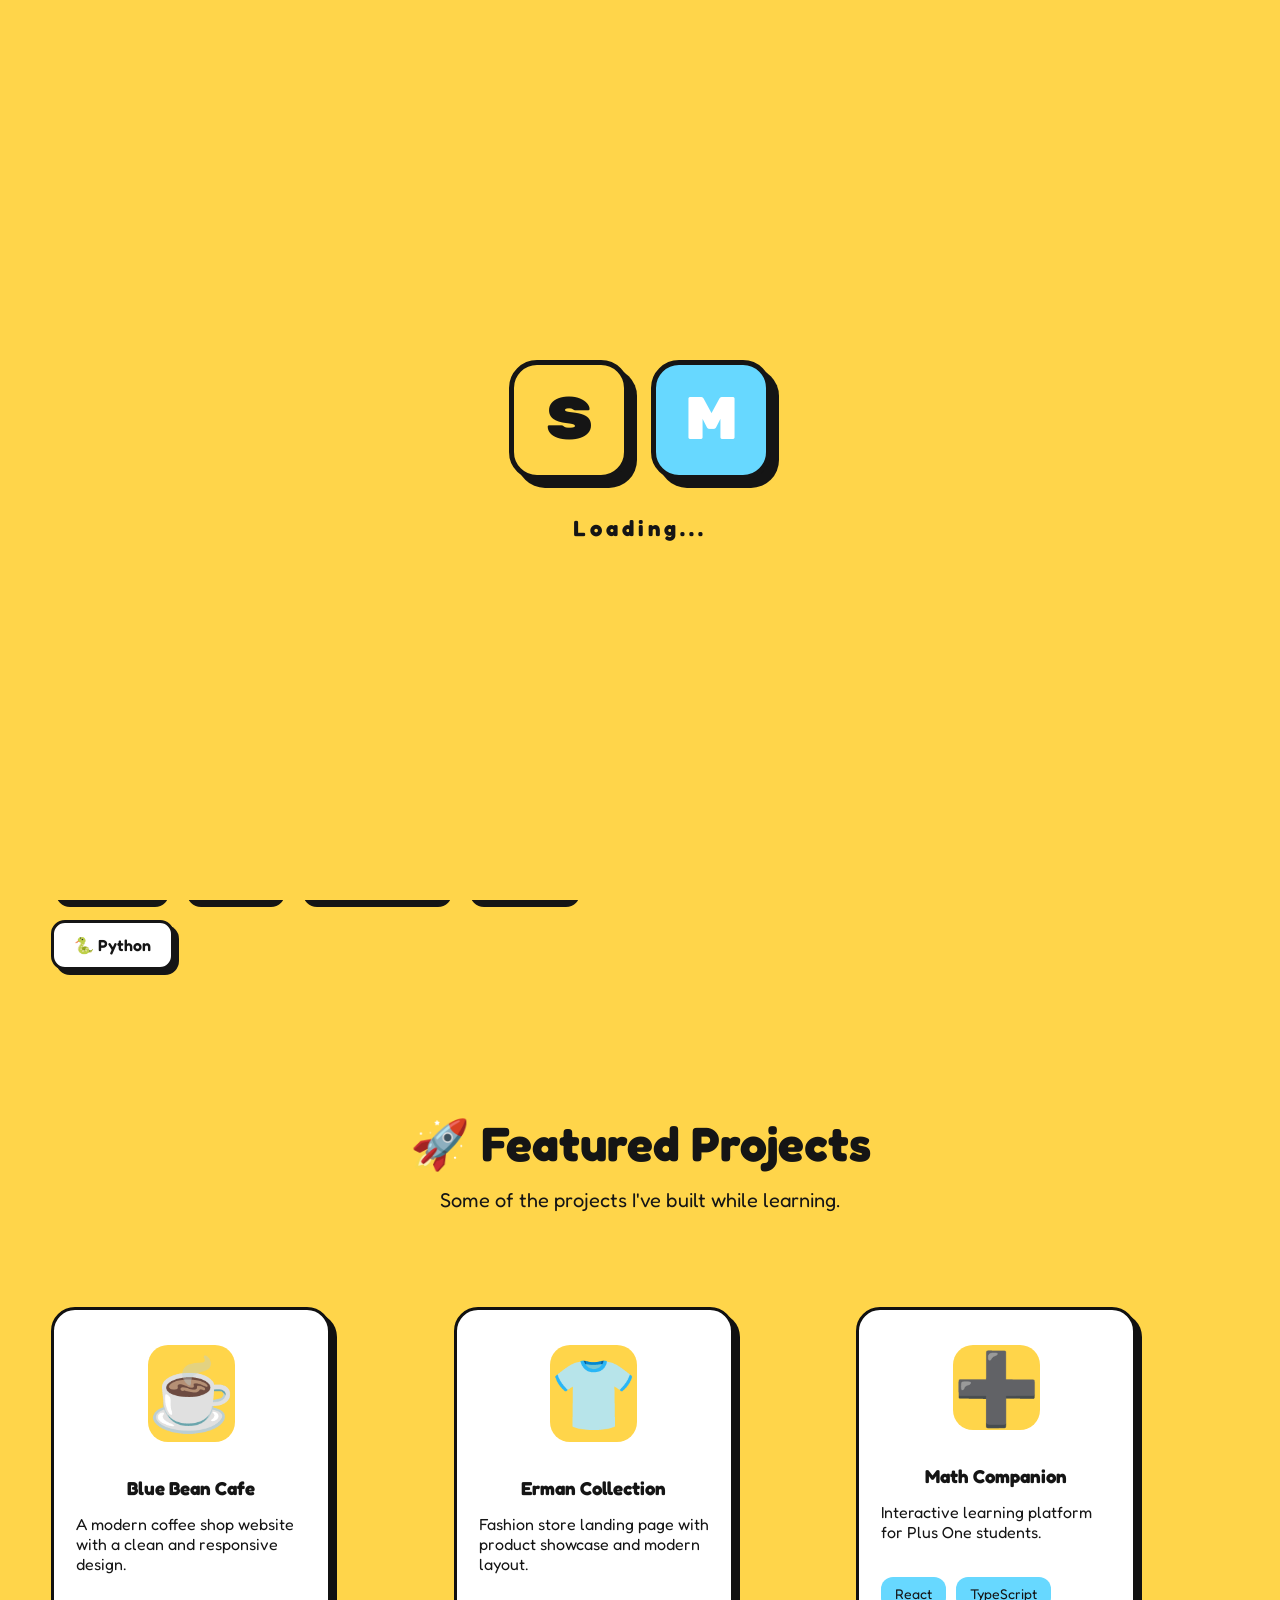
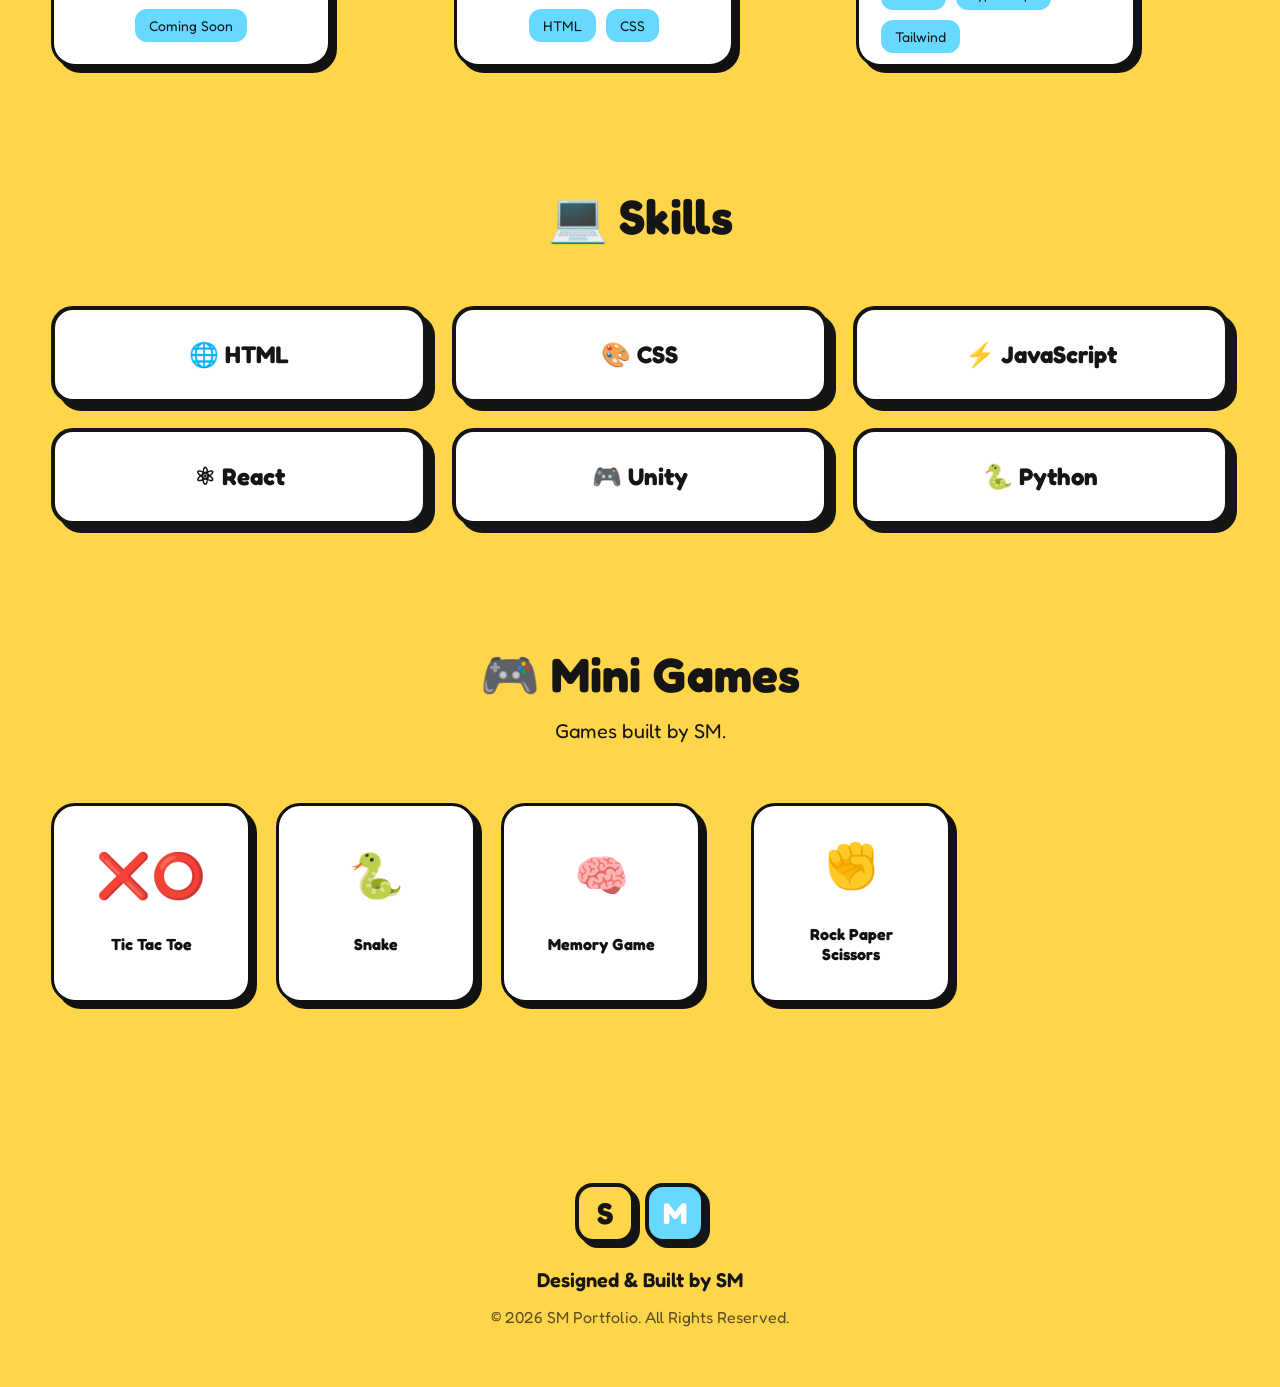
<file: index.html>
<!DOCTYPE html>
<html lang="en">

<head>

    <meta charset="UTF-8">
    <meta name="viewport" content="width=device-width, initial-scale=1.0, maximum-scale=1.0, user-scalable=no">

    <title>SM</title>

    <link rel="icon" type="image/png" sizes="32x32" href="assets/images/logo (1).png">

    <!-- Google Font -->
    <link rel="preconnect" href="https://fonts.googleapis.com">

<link rel="preconnect" href="https://fonts.gstatic.com" crossorigin>

<link href="https://fonts.googleapis.com/css2?family=Rubik+Mono+One&family=Poppins:wght@400;500;600;700&display=swap" rel="stylesheet">

    <!-- CSS -->
    <link rel="stylesheet" href="css/style.css">

</head>

<body>

    <!-- ==========================
     LOADING SCREEN
========================== -->

<div id="loader">

    <div class="loader-logo">

        <div class="loader-box yellow-box">S</div>

        <div class="loader-box blue-box">M</div>

    </div>

    <p class="loading-text">
        Loading...
    </p>

</div>

    <div class="scroll-progress"></div>

    <!-- =========================
         NAVBAR
    ========================== -->

    <header>

        <nav class="navbar reveal">

            <div class="logo">

                <div class="logo-letter yellow-box">
                    S
                </div>

                <div class="logo-letter blue-box">
                    M
                </div>

            </div>

            <!-- Wrap them together at the very top of your header/nav -->
<div class="mobile-top-cluster">
    <div class="nav-search-container">
        <input type="text" id="site-search" placeholder="Search projects, skills..." class="nav-search-input">
    </div>

    <!-- MUSIC PLAYER WIDGET -->
    <div class="music-player-widget">
        <button id="music-toggle-btn" class="music-btn" title="Play Music">🎵 <span id="current-song-name">Fairytale</span></button>
        <button id="next-song-btn" class="music-next-btn" title="Next Song">⏭️</button>
    </div>
</div>

            <ul class="nav-links">
                <!-- Dark Mode Toggle Button -->
                <li><a href="#home">Home</a></li>

                <li><a href="#projects">Projects</a></li>

                <li><a href="#skills">Skills</a></li>

                <li><a href="#games">Games</a></li>

                <label class="switch-container" title="Toggle Dark Mode">
    <input type="checkbox" id="dark-mode-toggle">
    <span class="slider">
        <span class="slider-icon">🌙</span>
    </span>
</label>
            </ul>

        </nav>

    </header>

    <!-- =========================
         HERO
    ========================== -->

    <section id="home" class="hero">

        <!-- LEFT -->

        <div class="hero-left reveal">

            <p class="hello">
                  Hi, I'm
            </p>

            <div class="hero-logo">

    <div class="logo-box logo-s">
        S
    </div>

    <div class="logo-box logo-m">
        M
    </div>

</div>

<p class="brand-tagline">
    Code • Create • Play
</p>

            <h2>
                Creative Web & Game Developer
            </h2>

            <p class="hero-text">

                I build modern websites,
                interactive experiences,
                and beginner game projects
                while learning every day.

            </p>

            <div class="hero-buttons">

                <button class="primary-btn">

                    🚀 Explore Projects

                </button>

            </div>

            <!-- Skill Badges -->

            <div class="skill-badges">

                <div class="badge">
                    🌐 HTML
                </div>

                <div class="badge">
                    🎨 CSS
                </div>

                <div class="badge">
                    ⚡ JavaScript
                </div>

                <div class="badge">
                    🎮 Unity
                </div>

                <div class="badge">
                    🐍 Python
                </div>

            </div>

        </div>

        <!-- RIGHT -->

        <div class="hero-right reveal">

            <!-- PLAYER CARD -->

            <div class="player-card">

                <div class="player-logo">

                    <div class="logo">

                        <div class="logo-letter yellow-box">
                            S
                        </div>

                        <div class="logo-letter blue-box">
                            M
                        </div>

                    </div>

                </div>

                <h2>SM</h2>

                <p>
                    Creative Developer
                </p>

                <div class="xp">

                    <span>LEVEL 01</span>

                    <div class="xp-bar">

                        <div class="xp-fill"></div>

                    </div>

                </div>

            </div>

            <!-- Floating Tech -->

            <div class="floating-card html-card">
                🌐 HTML
            </div>

            <div class="floating-card css-card">
                🎨 CSS
            </div>

            <div class="floating-card js-card">
                ⚡ JavaScript
            </div>

            <div class="floating-card unity-card">
                🎮 Unity
            </div>

            <div class="floating-card blender-card">
                🟠 Blender
            </div>

            <div class="floating-card vscode-card">
                💙 VS Code
            </div>

        </div>

    </section>

        <!-- =========================
         PROJECTS
    ========================== -->

    <section id="projects" class="projects">

        <div class="section-title">

            <h2>🚀 Featured Projects</h2>

            <p>Some of the projects I've built while learning.</p>

        </div>

        <div class="project-grid reveal">

    <div class="project-card reveal">

        <div class="project-image">
            ☕
        </div>

        <h3>Blue Bean Cafe</h3>

        <p>
            A modern coffee shop website with a clean and responsive design.
        </p>

        <div class="tech-list">

            <span>Coming Soon</span>

        </div>

    </div>

    <div class="project-card reveal">

        <div class="project-image">
            <a href="projects/erman-collection/index.html">👕</a>
        </div>

        <h3>Erman Collection</h3>

        <p>
            Fashion store landing page with product showcase and modern layout.
        </p>

        <div class="tech-list">

            <span>HTML</span>
            <span>CSS</span>

        </div>

    </div>

    <div class="project-card reveal">

        <div class="project-image">
            <a href="https://plusone-hub-educatio-5rm9.bolt.host">➕</a>
        </div>

        <h3>Math Companion</h3>

        <p>
            Interactive learning platform for Plus One students.
        </p>

        <div class="tech-list">

            <span>React</span>
            <span>TypeScript</span>
            <span>Tailwind</span>

        </div>

    </div>

</div>

    </section>


    <!-- =========================
         SKILLS
    ========================== -->

    <section id="skills" class="skills">

        <div class="section-title">

            <h2>💻 Skills</h2>

        </div>

        <div class="skills-grid reveal">

            <div class="skill-box">🌐 HTML</div>

            <div class="skill-box">🎨 CSS</div>

            <div class="skill-box">⚡ JavaScript</div>

            <div class="skill-box">⚛ React</div>

            <div class="skill-box">🎮 Unity</div>

            <div class="skill-box">🐍 Python</div>

        </div>

    </section>


    <!-- =========================
         GAMES
    ========================== -->

    <section id="games" class="games">

        <div class="section-title">

            <h2>🎮 Mini Games</h2>

            <p>
                Games built by SM.
            </p>

        </div>

        <div class="games-grid reveal">

            <div class="games-grid reveal">

    <div class="game-card" onclick="openGameModal('Tic Tac Toe', 'games/tic-tac-toe/index.html')">
    <div class="game-icon">❌⭕</div>
    <h3>Tic Tac Toe</h3>
</div>

    <!-- Snake Game Card -->
<div class="game-card" onclick="openGameModal('Snake Game', 'games/Snake-Game/index.html')">
    <div class="game-icon">🐍</div> <!-- Icon added here -->
    <h3>Snake</h3>                   <!-- Text label -->
</div>

    <!-- Memory Game Card -->
<div class="game-card" onclick="openGameModal('Memory Game', 'games/Memory-Game/index.html')">
    <div class="game-icon">🧠</div>
    <h3>Memory Game</h3>
</div>

</div>
            <!-- Rock Paper Scissors Game Card -->
<div class="game-card" onclick="openGameModal('Rock Paper Scissors', 'games/Rock-paper/index.html')">
    <div class="game-icon">✊</div>
    <h3>Rock Paper Scissors</h3>
</div>

        </div>

    </section>


    <!-- =========================
         FOOTER
    ========================== -->

    <footer class="reveal">

        <div class="footer-logo">

            <div class="logo">

                <div class="logo-letter yellow-box">
                    S
                </div>

                <div class="logo-letter blue-box">
                    M
                </div>

            </div>

        </div>

        <p>

            Designed & Built by SM

        </p>

        <small>

            © 2026 SM Portfolio. All Rights Reserved.

        </small>

    </footer>


    <script src="js/ script.js"></script>

    <!-- GAME/APP MODAL CONTAINER -->
<div id="game-modal" class="modal-overlay">
    <div class="modal-content">
        <div class="modal-header">
            <span id="modal-title" class="modal-title">Game Title</span>
            <div class="modal-actions">
                <button id="modal-fullscreen-btn" class="modal-action-btn" title="Go Fullscreen">⛶</button>
                <button id="modal-close-btn" class="modal-action-btn close-btn" title="Close">✕</button>
            </div>
        </div>
        <div class="modal-body">
            <!-- The HTML game/app will load inside this iframe -->
            <iframe id="game-iframe" src="" title="App/Game Preview"></iframe>
        </div>
    </div>
</div>

</body>

</html>
</file>
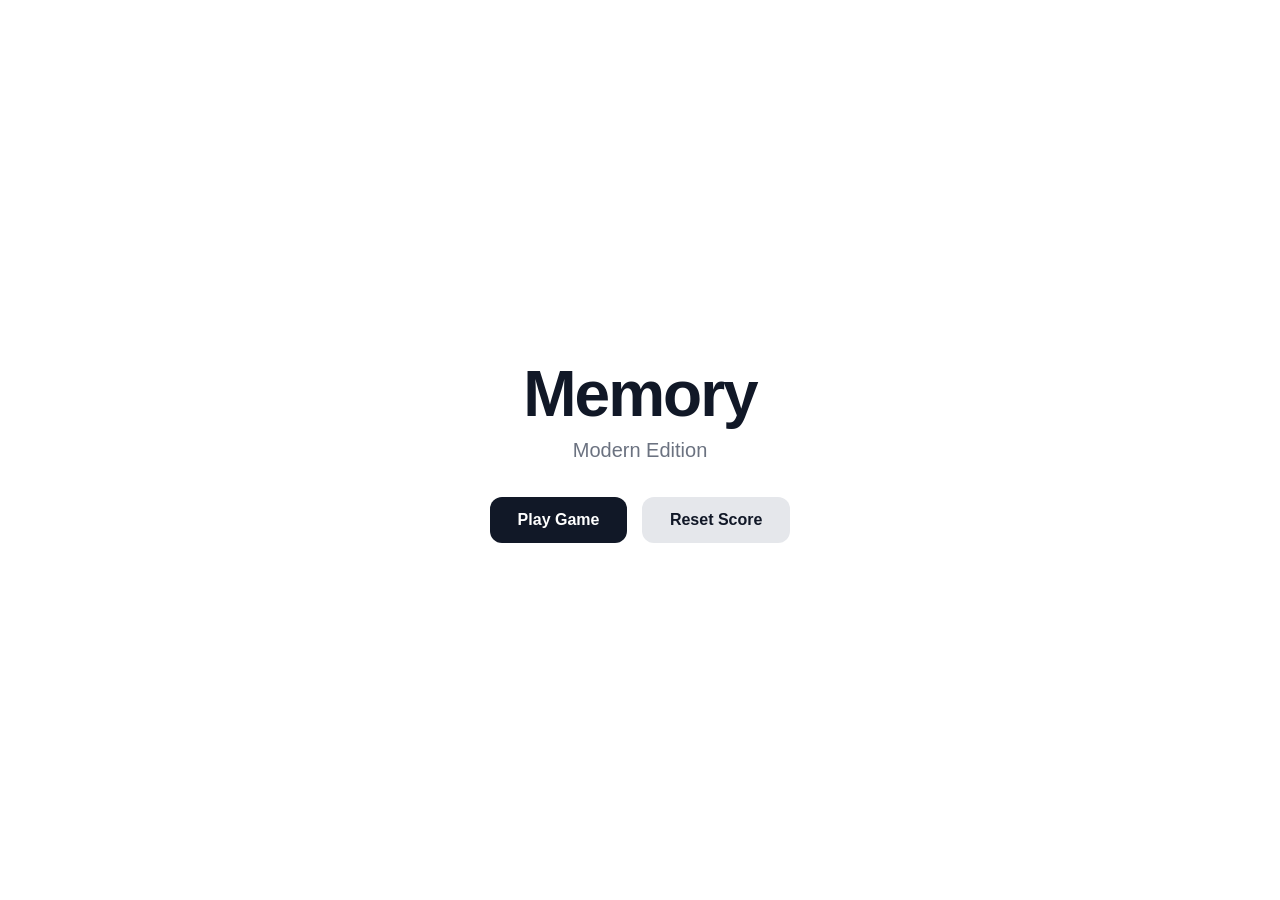
<file: games/Memory-Game/index.html>
<!DOCTYPE html>
<html lang="en">
<head>
    <meta charset="UTF-8">
    <meta name="viewport" content="width=device-width, initial-scale=1.0">

    <title>Memory | Modern Edition</title>

    <link rel="icon" type="image/png" href="assets/memory.png">

    <link rel="stylesheet" href="style.css">
</head>

<body>

    <!-- Start Menu -->
    <section class="start-screen" id="startScreen">

        <div class="start-container">

            <h1>Memory</h1>
            <p>Modern Edition</p>

            <button id="playBtn">
                Play Game
            </button>

            <button id="resetScoreBtn">
                Reset Score
            </button>

        </div>

    </section>


    <!-- Main Game -->
    <main class="game-container" id="gameContainer">

        <!-- Game Header -->
        <header class="game-header">

            <h1>Memory</h1>

            <p>
                Match the cards and beat your best score
            </p>

        </header>


        <!-- Game Area -->
        <section class="game-area">


            <!-- Card Board -->
            <div class="card-board" id="cardBoard">

                <!-- Cards will be generated by JavaScript -->

            </div>


            <!-- Score Panel -->
            <aside class="score-panel">

                <div class="score-box">
                    <span>Moves</span>
                    <strong id="moves">
                        0
                    </strong>
                </div>


                <div class="score-box">
                    <span>Best Score</span>
                    <strong id="bestScore">
                        0
                    </strong>
                </div>


                <div class="score-box">
                    <span>Level</span>
                    <strong id="level">
                        1
                    </strong>
                </div>


                <div class="score-box">
                    <span>Status</span>
                    <strong id="status">
                        Ready
                    </strong>
                </div>


                <button id="pauseBtn">
                    Pause
                </button>

            </aside>

        </section>

                <!-- Win Screen -->
        <section class="win-screen" id="winScreen">

            <div class="win-box">

                <h2>
                    You Won!
                </h2>

                <p>
                    Great memory skills!
                </p>

                <button id="restartBtn">
                    Restart
                </button>

            </div>

        </section>


    </main>


    <script src="script.js"></script>

</body>
</html>
</file>
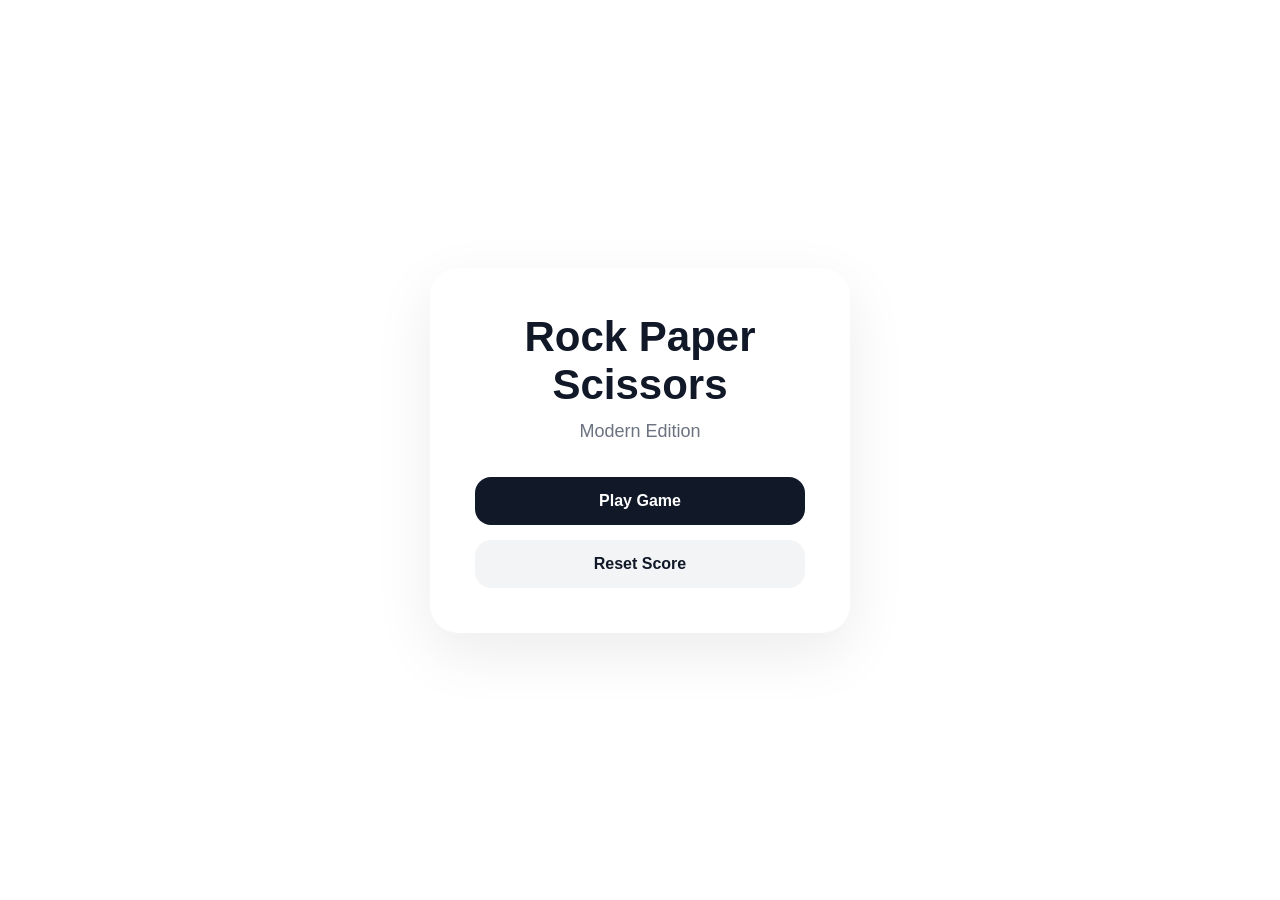
<file: games/Rock-paper/index.html>
<!DOCTYPE html>
<html lang="en">
<head>
    <meta charset="UTF-8">
    <meta name="viewport" content="width=device-width, initial-scale=1.0">

    <title>Rock Paper Scissors - Modern Edition</title>

    <link rel="icon" type="image/png" href="assets/rock.png">

    <link rel="stylesheet" href="style.css">
</head>

<body>

    <!-- Start Menu -->
    <section class="start-screen" id="startScreen">

        <div class="start-card">

            <h1>Rock Paper Scissors</h1>
            <p>Modern Edition</p>

            <div class="start-buttons">
                <button id="playBtn">
                    Play Game
                </button>

                <button id="resetBtn">
                    Reset Score
                </button>
            </div>

        </div>

    </section>


    <!-- Main Game -->
    <main class="game-container" id="gameContainer">

        <!-- Header -->
        <header class="game-header">

            <div>
                <h1>Rock Paper Scissors</h1>
                <p>Modern Edition</p>
            </div>

            <button id="restartBtn">
                Restart
            </button>

        </header>


        <!-- Game Content -->
        <section class="game-layout">


            <!-- Battle Area -->
            <div class="battle-area">


                <div class="players">

                    <div class="player-box">

                        <h2>Player</h2>

                        <div class="choice-display" id="playerChoice">
                            ?
                        </div>

                    </div>


                    <div class="vs">
                        VS
                    </div>


                    <div class="player-box">

                        <h2>Computer</h2>

                        <div class="choice-display" id="computerChoice">
                            ?
                        </div>

                    </div>

                </div>


                <div class="result-area">

                    <h2 id="resultText">
                        Make your choice
                    </h2>

                    <p id="roundMessage">
                        Choose Rock, Paper, or Scissors to start.
                    </p>

                </div>


                <div class="choice-buttons">

                    <button class="choice-btn" data-choice="rock">
                        🪨
                        <span>Rock</span>
                    </button>

                    <button class="choice-btn" data-choice="paper">
                        📄
                        <span>Paper</span>
                    </button>

                    <button class="choice-btn" data-choice="scissors">
                        ✂️
                        <span>Scissors</span>
                    </button>

                </div>


            </div>

                        <!-- Score Panel -->
            <aside class="score-panel">

                <h2>Score Board</h2>


                <div class="score-item">
                    <span>Player Score</span>
                    <strong id="playerScore">0</strong>
                </div>


                <div class="score-item">
                    <span>Computer Score</span>
                    <strong id="computerScore">0</strong>
                </div>


                <div class="divider"></div>


                <div class="stats">

                    <div class="stat-box">
                        <span>Wins</span>
                        <strong id="wins">0</strong>
                    </div>


                    <div class="stat-box">
                        <span>Losses</span>
                        <strong id="losses">0</strong>
                    </div>


                    <div class="stat-box">
                        <span>Draws</span>
                        <strong id="draws">0</strong>
                    </div>

                </div>


                <div class="score-item">
                    <span>Round</span>
                    <strong id="roundNumber">0</strong>
                </div>


                <div class="status-box">

                    <span>Status</span>

                    <p id="gameStatus">
                        Ready to play
                    </p>

                </div>


                <button id="pauseBtn">
                    Pause Game
                </button>


            </aside>


        </section>


    </main>



    <!-- Game Over Screen -->
    <section class="game-over" id="gameOverScreen">

        <div class="game-over-card">

            <h1>Game Over</h1>

            <p id="finalMessage">
                Final Result
            </p>

            <button id="playAgainBtn">
                Play Again
            </button>

        </div>

    </section>



    <script src="script.js"></script>

</body>
</html>
</file>
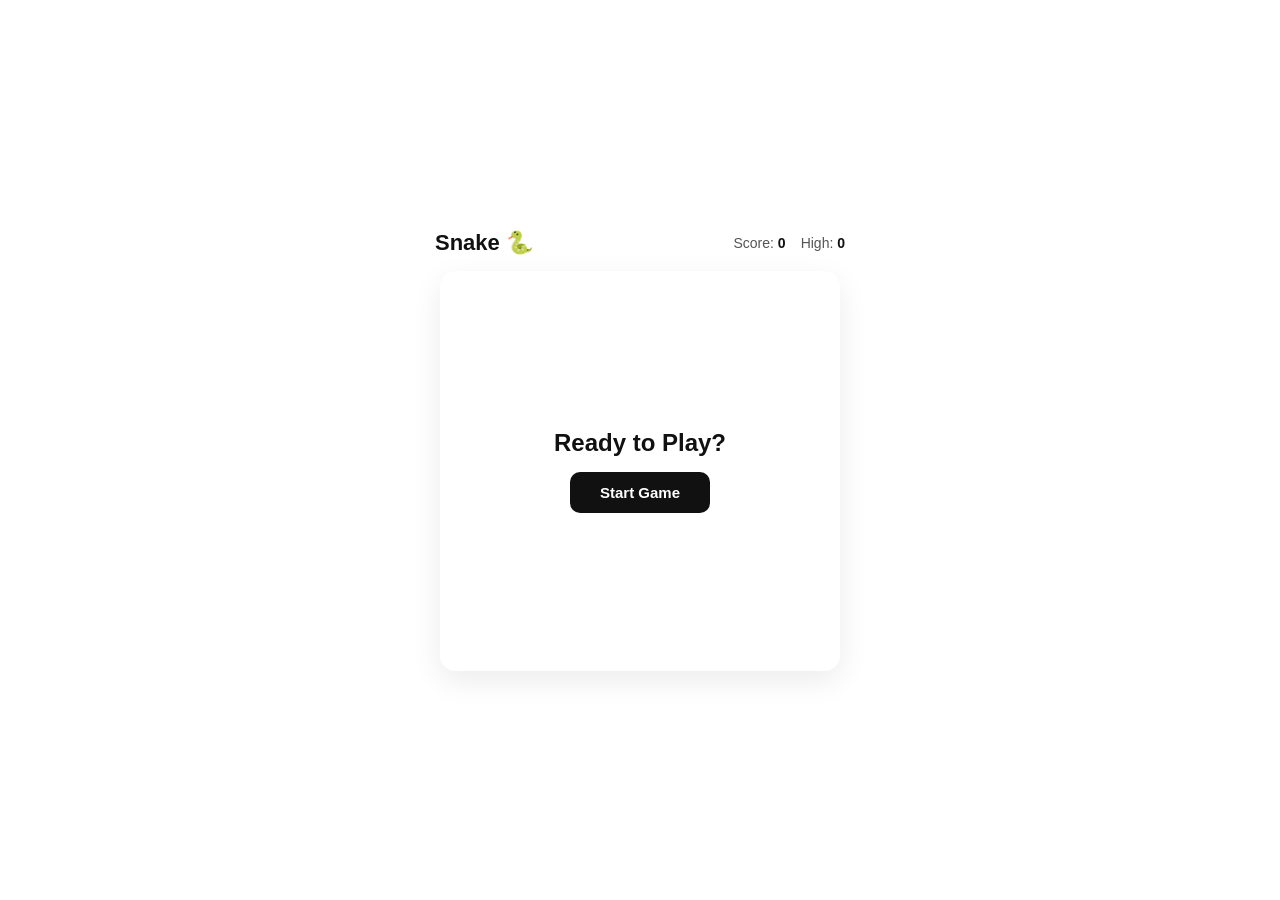
<file: games/Snake-Game/index.html>
<!DOCTYPE html>
<html lang="en">
<head>
    <meta charset="UTF-8">
    <meta name="viewport" content="width=device-width, initial-scale=1.0">
    <title>Snake Game</title>
    <link rel="stylesheet" href="style.css">
</head>
<body>
    <div class="game-container">
        <div class="header">
            <h1>Snake 🐍</h1>
            <div class="scores">
                <span>Score: <strong id="score">0</strong></span>
                <span>High: <strong id="highScore">0</strong></span>
            </div>
        </div>

        <div class="board-wrapper">
            <canvas id="gameCanvas" width="400" height="400"></canvas>
            <div id="startScreen" class="overlay-screen">
                <h2>Ready to Play?</h2>
                <button id="startBtn">Start Game</button>
            </div>
            <div id="gameOverScreen" class="overlay-screen hidden">
                <h2>Game Over</h2>
                <p>Your score: <span id="finalScore">0</span></p>
                <button id="restartBtn">Play Again</button>
            </div>
        </div>
    </div>
    <script src="script.js"></script>
</body>
</html>
</file>
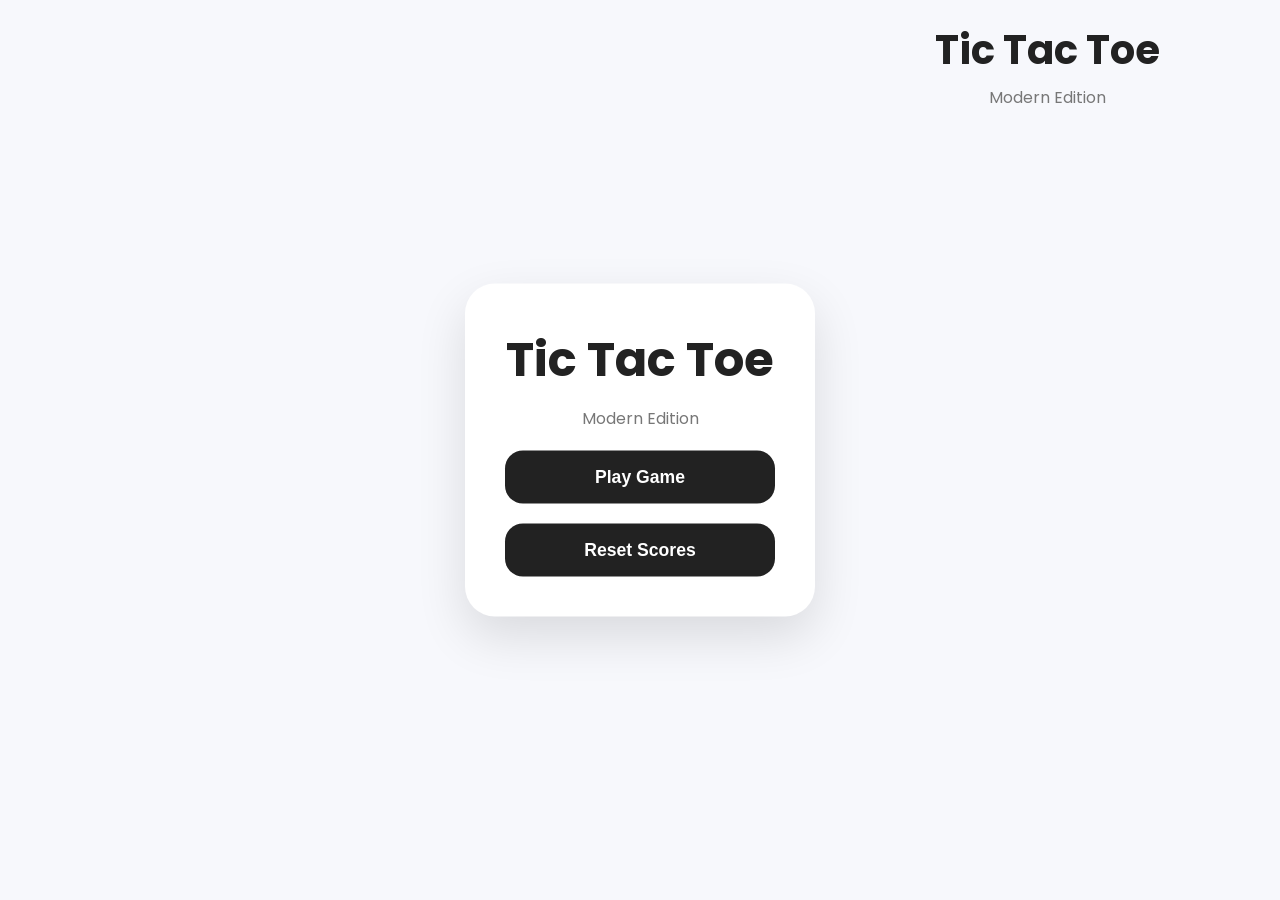
<file: games/tic-tac-toe/index.html>
<!DOCTYPE html>
<html lang="en">
<head>
    <meta charset="UTF-8">
    <meta name="viewport" content="width=device-width, initial-scale=1.0">
    

    <title>Tic Tac Toe</title>

    <link rel="icon" type="image/png" href="assets/favicon.png">

    <!-- Google Font -->
    <link rel="preconnect" href="https://fonts.googleapis.com">
    <link rel="preconnect" href="https://fonts.gstatic.com" crossorigin>
    <link href="https://fonts.googleapis.com/css2?family=Poppins:wght@400;500;600;700&display=swap" rel="stylesheet">

    <link rel="stylesheet" href="style.css">
</head>

<body>

<div class="game-container">


    <!-- Title -->
    <header class="title">

        <h1>Tic Tac Toe</h1>
        <p>Modern Edition</p>

    </header>


<!-- START MENU -->

<section class="start-menu" id="startMenu">

    <h1>Tic Tac Toe</h1>

    <p>Modern Edition</p>


    <button id="playBtn">
        Play Game
    </button>


    <button id="resetMenuBtn">
        Reset Scores
    </button>

</section>


    <main class="game-area" id="gameArea">


        <!-- LEFT : GAME BOARD -->

        <section class="board" id="board">

            <div class="cell" data-index="0"></div>
            <div class="cell" data-index="1"></div>
            <div class="cell" data-index="2"></div>

            <div class="cell" data-index="3"></div>
            <div class="cell" data-index="4"></div>
            <div class="cell" data-index="5"></div>

            <div class="cell" data-index="6"></div>
            <div class="cell" data-index="7"></div>
            <div class="cell" data-index="8"></div>

        </section>




        <!-- RIGHT : INFORMATION PANEL -->

        <section class="info-panel">


            <!-- Score -->

            <div class="score-panel">

                <div class="score-box x-box">

                    <span>Player X</span>
                    <strong id="xScore">0</strong>

                </div>


                <div class="score-box draw-box">

                    <span>Draws</span>
                    <strong id="drawScore">0</strong>

                </div>


                <div class="score-box o-box">

                    <span>Player O</span>
                    <strong id="oScore">0</strong>

                </div>


            </div>





            <!-- Current Turn -->

            <div class="turn-panel">

                <p>Current Turn</p>

                <div id="turnIndicator" class="turn-indicator">
                    X
                </div>

            </div>





            <!-- Game Message -->

            <div class="status-panel">

                <p id="statusText">
                    Player X starts
                </p>

            </div>





            <!-- Reset -->

            <button id="resetBtn">

                Reset Scores

            </button>


        </section>


    </main>


</div>



<script src="script.js"></script>

</body>
</html>
</file>
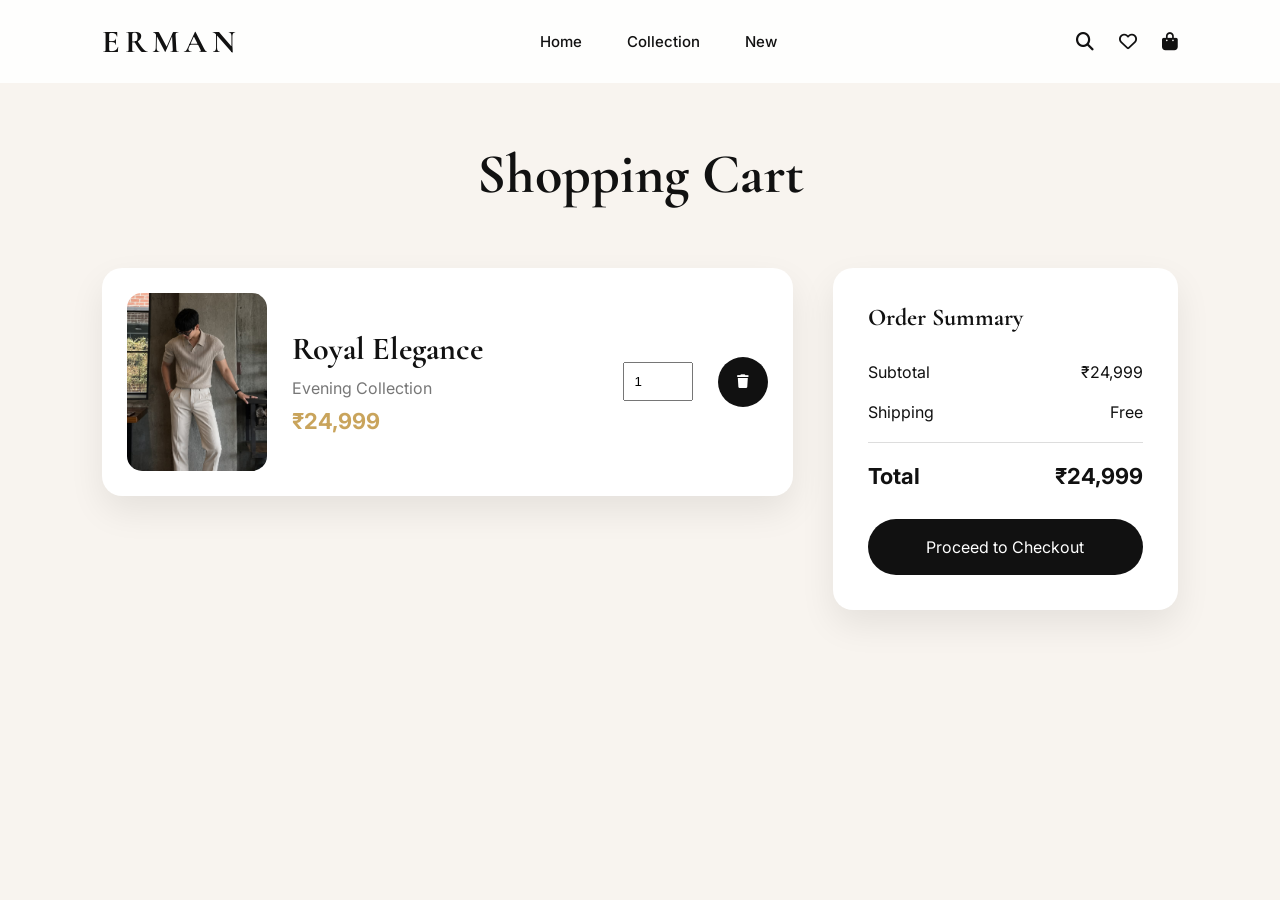
<file: projects/erman-collection/cart.html>
<!DOCTYPE html>
<html lang="en">

<head>

    <meta charset="UTF-8">
    <meta name="viewport" content="width=device-width, initial-scale=1.0">

    <title>Shopping Cart | Erman Collection</title>

    <link rel="stylesheet" href="css/style.css">
    <link rel="stylesheet" href="css/cart.css">

    <link rel="preconnect" href="https://fonts.googleapis.com">
    <link rel="preconnect" href="https://fonts.gstatic.com" crossorigin>

    <link href="https://fonts.googleapis.com/css2?family=Cormorant+Garamond:wght@400;500;600;700&family=Inter:wght@300;400;500;600&display=swap" rel="stylesheet">

    <link rel="stylesheet"
    href="https://cdnjs.cloudflare.com/ajax/libs/font-awesome/6.7.2/css/all.min.css">

</head>

<body>

<header class="header">

    <a href="index.html" class="logo">ERMAN</a>

    <nav class="navbar">

        <a href="index.html">Home</a>
        <a href="collection.html">Collection</a>
        <a href="index.html#new">New</a>

    </nav>

    <div class="nav-icons">

        <i class="fa-solid fa-magnifying-glass"></i>
        <i class="fa-regular fa-heart"></i>
        <i class="fa-solid fa-bag-shopping"></i>

    </div>

</header>

<section class="cart-page">

    <h1>Shopping Cart</h1>

    <div class="cart-container">

        <div class="cart-items">

            <div class="cart-item">

                <img src="assets/images/dress-1.jpeg" alt="Dress">

                <div class="cart-info">

                    <h3>Royal Elegance</h3>

                    <p>Evening Collection</p>

                    <span>₹24,999</span>

                </div>

                <input type="number" value="1" min="1">

                <button class="remove-btn">
                    <i class="fa-solid fa-trash"></i>
                </button>

            </div>

        </div>

        <div class="cart-summary">

            <h2>Order Summary</h2>

            <div class="summary-row">

                <span>Subtotal</span>

                <span>₹24,999</span>

            </div>

            <div class="summary-row">

                <span>Shipping</span>

                <span>Free</span>

            </div>

            <div class="summary-row total">

                <span>Total</span>

                <span>₹24,999</span>

            </div>

            <a href="#" class="checkout-btn">
                Proceed to Checkout
            </a>

        </div>

    </div>

</section>

<script src="js/script.js"></script>

</body>

</html>
</file>
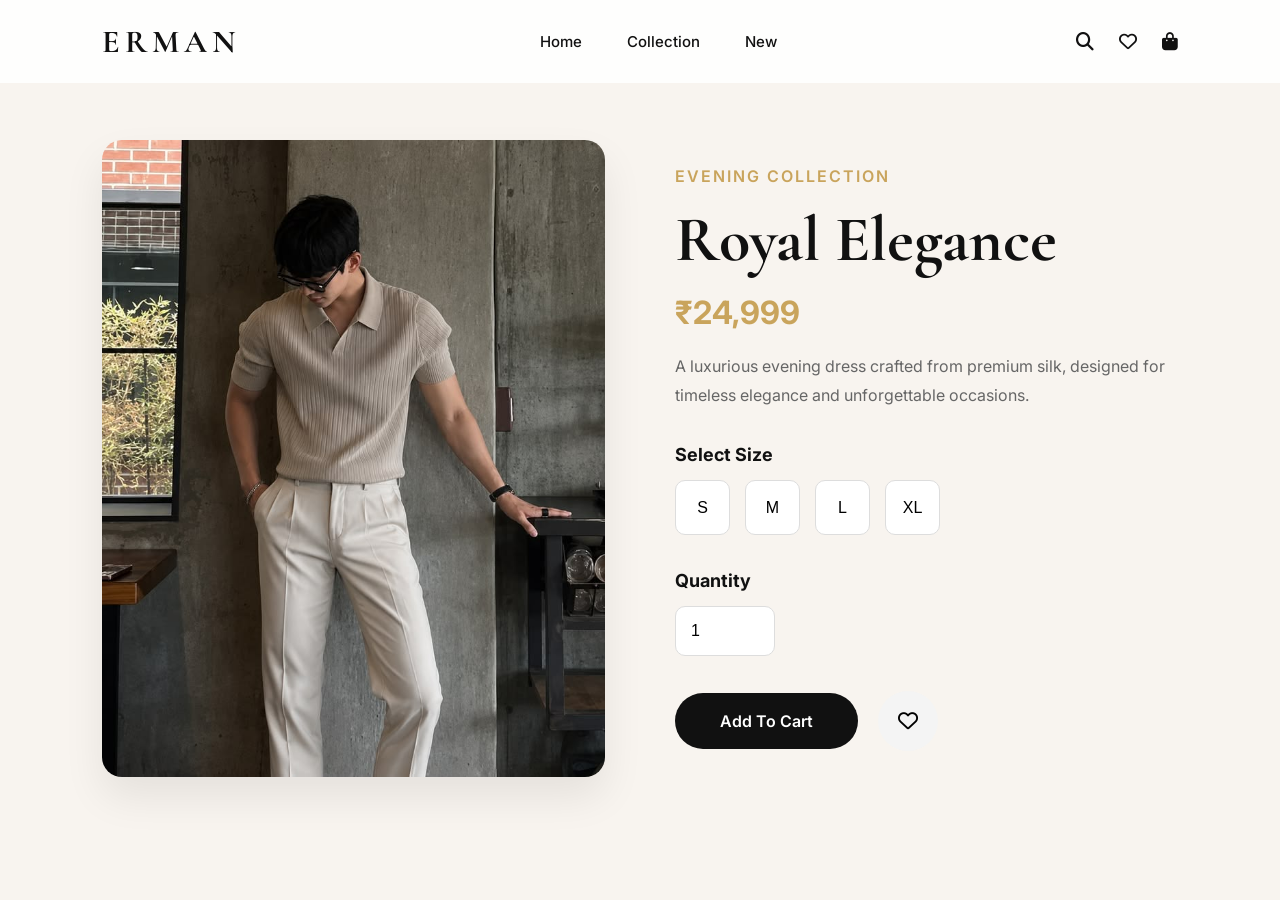
<file: projects/erman-collection/product.html>
<!DOCTYPE html>
<html lang="en">

<head>

    <meta charset="UTF-8">
    <meta name="viewport" content="width=device-width, initial-scale=1.0">

    <title>Royal Elegance | Erman Collection</title>

    <link rel="stylesheet" href="css/style.css">
    <link rel="stylesheet" href="css/product.css">

    <link rel="preconnect" href="https://fonts.googleapis.com">

    <link rel="preconnect" href="https://fonts.gstatic.com" crossorigin>

    <link href="https://fonts.googleapis.com/css2?family=Cormorant+Garamond:wght@400;500;700&family=Inter:wght@300;400;500;600&display=swap" rel="stylesheet">

    <link rel="stylesheet"
    href="https://cdnjs.cloudflare.com/ajax/libs/font-awesome/6.7.2/css/all.min.css">

</head>

<body>

<header class="header">

    <a href="index.html" class="logo">ERMAN</a>

    <nav class="navbar">

        <a href="index.html">Home</a>
        <a href="collection.html">Collection</a>
        <a href="index.html#new">New</a>

    </nav>

    <div class="nav-icons">

        <i class="fa-solid fa-magnifying-glass"></i>

        <i class="fa-regular fa-heart"></i>

        <i class="fa-solid fa-bag-shopping"></i>

    </div>

</header>

<!-- PRODUCT -->

<section class="product-page">

    <div class="product-image">

        <img src="assets/images/dress-1.jpeg" alt="Royal Elegance">

    </div>

    <div class="product-details">

        <span class="category">Evening Collection</span>

        <h1>Royal Elegance</h1>

        <h2>₹24,999</h2>

        <p>

            A luxurious evening dress crafted from premium silk,
            designed for timeless elegance and unforgettable occasions.

        </p>

        <h4>Select Size</h4>

        <div class="sizes">

            <button>S</button>
            <button>M</button>
            <button>L</button>
            <button>XL</button>

        </div>

        <h4>Quantity</h4>

        <input type="number" value="1" min="1">

        <div class="product-buttons">

            <a href="cart.html" class="buy-btn">

                Add To Cart

            </a>

            <button class="wish-btn">

                <i class="fa-regular fa-heart"></i>

            </button>

        </div>

    </div>

</section>

<script src="js/script.js"></script>

</body>

</html>
</file>
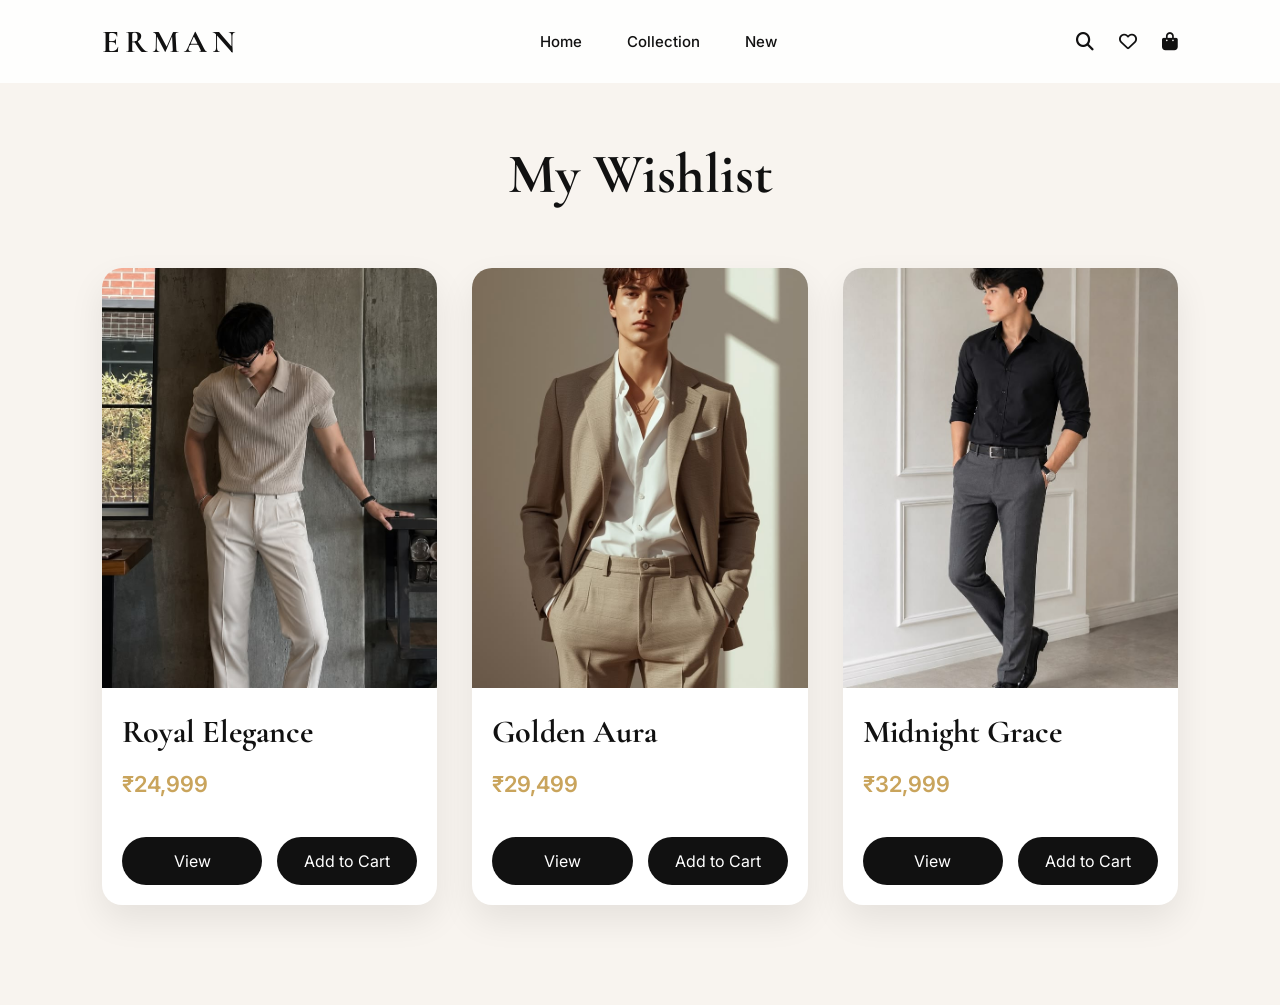
<file: projects/erman-collection/wishlist.html>
<!DOCTYPE html>
<html lang="en">

<head>

    <meta charset="UTF-8">
    <meta name="viewport" content="width=device-width, initial-scale=1.0">

    <title>Wishlist | Erman Collection</title>

    <link rel="stylesheet" href="css/style.css">
    <link rel="stylesheet" href="css/wishlist.css">

    <link rel="preconnect" href="https://fonts.googleapis.com">
    <link rel="preconnect" href="https://fonts.gstatic.com" crossorigin>

    <link href="https://fonts.googleapis.com/css2?family=Cormorant+Garamond:wght@400;500;600;700&family=Inter:wght@300;400;500;600&display=swap" rel="stylesheet">

    <link rel="stylesheet"
    href="https://cdnjs.cloudflare.com/ajax/libs/font-awesome/6.7.2/css/all.min.css">

</head>

<body>

<header class="header">

    <a href="index.html" class="logo">ERMAN</a>

    <nav class="navbar">

        <a href="index.html">Home</a>
        <a href="collection.html">Collection</a>
        <a href="index.html#new">New</a>

    </nav>

    <div class="nav-icons">

        <i class="fa-solid fa-magnifying-glass"></i>
        <i class="fa-regular fa-heart"></i>
        <i class="fa-solid fa-bag-shopping"></i>

    </div>

</header>

<section class="wishlist-page">

    <h1>My Wishlist</h1>

    <div class="wishlist-grid">

        <div class="wishlist-card">

            <img src="assets/images/dress-1.jpeg" alt="Royal Elegance">

            <h3>Royal Elegance</h3>

            <p>₹24,999</p>

            <div class="wishlist-buttons">

                <a href="product.html" class="view-btn">View</a>

                <a href="cart.html" class="cart-btn">
                    Add to Cart
                </a>

            </div>

        </div>

        <div class="wishlist-card">

            <img src="assets/images/dress-2.jpeg" alt="Golden Aura">

            <h3>Golden Aura</h3>

            <p>₹29,499</p>

            <div class="wishlist-buttons">

                <a href="product.html" class="view-btn">View</a>

                <a href="cart.html" class="cart-btn">
                    Add to Cart
                </a>

            </div>

        </div>

        <div class="wishlist-card">

            <img src="assets/images/dress-3.jpeg" alt="Midnight Grace">

            <h3>Midnight Grace</h3>

            <p>₹32,999</p>

            <div class="wishlist-buttons">

                <a href="product.html" class="view-btn">View</a>

                <a href="cart.html" class="cart-btn">
                    Add to Cart
                </a>

            </div>

        </div>

    </div>

</section>

<script src="js/script.js"></script>

</body>

</html>
</file>
<file: css/style.css>
/* ==========================================
   SM PORTFOLIO V2
   PART 1
========================================== */

/* GOOGLE FONT */

@import url('https://fonts.googleapis.com/css2?family=Fredoka:wght@400;500;600;700&display=swap');

/* RESET */

*{

    margin:0;

    padding:0;

    box-sizing:border-box;

}

html{

    scroll-behavior:smooth;

}

body{

    background:#FFD54A;

    font-family:"Fredoka",sans-serif;

    color:#151515;

    overflow-x:hidden;

}

/* LINKS */

a{

    text-decoration:none;

    color:inherit;

}

/* LISTS */

ul{

    list-style:none;

}

/* IMAGES */

img{

    width:100%;

    display:block;

}

/* ==========================================
   NAVBAR
========================================== */

header{

    width:100%;

    position:sticky;

    top:20px;

    z-index:1000;

}

.navbar{

    width:92%;

    margin:auto;

    background:#ffffff;

    border:4px solid #151515;

    border-radius:22px;

    padding:18px 30px;

    display:flex;

    justify-content:space-between;

    align-items:center;

    box-shadow:8px 8px 0 #151515;

}

.nav-links{

    display:flex;

    gap:35px;

}

.nav-links a{

    font-size:18px;

    font-weight:600;

    transition:.3s;

}

.nav-links a:hover{

    color:#00a8ff;

}

/* ==========================================
   LOGO
========================================== */

.logo{

    display:flex;

    gap:10px;

    align-items:center;

}

.logo-letter{

    width:60px;

    height:60px;

    border-radius:18px;

    border:4px solid #151515;

    display:flex;

    justify-content:center;

    align-items:center;

    font-size:30px;

    font-weight:700;

    transition:.35s;

    box-shadow:5px 5px 0 #151515;

}

.logo-letter:hover{

    transform:translateY(-6px) rotate(-6deg);

}

.yellow-box{

    background:#FFD54A;

}

.blue-box{

    background:#67D8FF;

    color: white;

}

/* ==========================================
   HERO
========================================== */

.hero{

    width:92%;

    margin:80px auto;

    display:grid;

    grid-template-columns:1fr 1fr;

    align-items:center;

    gap:60px;

    min-height:90vh;

}

.hello{

    font-size:26px;

    margin-bottom:15px;

}

.main-title{

    font-size:120px;

    line-height:1;

}

.yellow-text{

    color:#f4b400;

}

.blue-text{

    color:#00b8ff;

}

.hero h2{

    margin-top:20px;

    font-size:42px;

}

.hero-text{

    margin-top:20px;

    font-size:22px;

    line-height:1.8;

    max-width:600px;

}

/* BUTTON */

.primary-btn{

    margin-top:35px;

    padding:18px 30px;

    border:none;

    border-radius:18px;

    background:#151515;

    color:white;

    font-size:18px;

    font-weight:600;

    cursor:pointer;

    transition:.3s;

}

.primary-btn:hover{

    transform:translateY(-6px);

}

/* BADGES */

.skill-badges{

    display:flex;

    flex-wrap:wrap;

    gap:18px;

    margin-top:40px;

}

.badge{

    background:white;

    border:3px solid #151515;

    border-radius:14px;

    padding:12px 20px;

    font-weight:600;

    box-shadow:5px 5px 0 #151515;

    transition:.3s;

}

.badge:hover{

    transform:translateY(-6px);

}

/* HERO RIGHT */

.hero-right{

    position:relative;

    display:flex;

    justify-content:center;

    align-items:center;

}

/* ==========================================
   PLAYER CARD
========================================== */

.player-card{

    width:340px;

    background:#ffffff;

    border:5px solid #151515;

    border-radius:30px;

    padding:35px;

    text-align:center;

    box-shadow:12px 12px 0 #151515;

    animation:float 4s ease-in-out infinite;

}

.player-logo{

    display:flex;

    justify-content:center;

    margin-bottom:25px;

}

.player-card h2{

    font-size:42px;

    margin-bottom:10px;

}

.player-card p{

    font-size:18px;

    margin-bottom:25px;

}

/* XP BAR */

.xp{

    margin-top:25px;

}

.xp span{

    display:block;

    margin-bottom:10px;

    font-weight:700;

}

.xp-bar{

    width:100%;

    height:16px;

    border:3px solid #151515;

    border-radius:20px;

    overflow:hidden;

    background:#ffffff;

}

/* ==========================
   XP BAR
========================== */

.xp-bar{

    width:100%;
    height:12px;

    margin-top:12px;

    border-radius:100px;

    background:#1f1f1f;

    overflow:hidden;

    border:2px solid rgba(255,255,255,.08);

}

.xp-fill{

    width:0%;

    height:100%;

    border-radius:100px;

    background:linear-gradient(
        90deg,
        #0070F3 0%,
        #0099FF 50%,
        #00C6FF 100%
    );

    box-shadow:
        0 0 10px rgba(0,112,243,.6),
        0 0 25px rgba(0,198,255,.5);

    transition:width 1.8s ease;

}

/* ==========================================
   FLOATING TECH CARDS
========================================== */

.floating-card{

    position:absolute;

    background:white;

    border:3px solid #151515;

    border-radius:18px;

    padding:12px 18px;

    font-weight:600;

    box-shadow:5px 5px 0 #151515;

    animation:float 5s ease-in-out infinite;

    transition:
        transform .3s ease,
        box-shadow .3s ease;

    will-change:transform;

}

.floating-card:hover{

    transform:scale(1.08);

    box-shadow:10px 10px 0 #151515;

}

/* Positions */

.html-card{

    top:30px;

    left:-40px;

}

.css-card{

    top:180px;

    right:-50px;

    animation-delay:1s;

}

.js-card{

    bottom:140px;

    left:-60px;

    animation-delay:2s;

}

.unity-card{

    bottom:30px;

    right:-30px;

    animation-delay:1.5s;

}

.blender-card{

    top:90px;

    right:-90px;

    animation-delay:.5s;

}

.vscode-card{

    bottom:230px;

    left:-80px;

    animation-delay:2.5s;

}

/* ==========================================
   SECTION TITLE
========================================== */

.section-title{

    text-align:center;

    margin-bottom:60px;

}

.section-title h2{

    font-size:48px;

    margin-bottom:15px;

}

.section-title p{

    font-size:20px;

}

/* ==========================================
   PROJECTS
========================================== */

.projects{

    width:92%;

    margin:120px auto;

}

.project-grid{

    display:grid;

    grid-template-columns:repeat(3,1fr);

    gap:30px;

}

.project-card{

    background:white;

    border:4px solid #151515;

    border-radius:25px;

    padding:25px;

    box-shadow:8px 8px 0 #151515;

    transition:.35s;

}

.project-card:hover{

    transform: translateY(-12px) rotate(-1deg);
    box-shadow: 12px 12px 0 #151515;

}

.project-image{

    height:180px;

    border-radius:20px;

    background:#FFD54A;

    display:flex;

    justify-content:center;

    align-items:center;

    font-size:70px;

    margin-bottom:20px;

}

.tech-list{

    display:flex;

    flex-wrap:wrap;

    gap:10px;

    margin-top:20px;

}

.tech-list span{

    background:#67D8FF;

    padding:8px 14px;

    border-radius:12px;

    font-size:14px;

}

/* ==========================================
   SKILLS
========================================== */

.skills{

    width:92%;

    margin:120px auto;

}

.skills-grid{

    display:grid;

    grid-template-columns:repeat(3,1fr);

    gap:25px;

}

.skill-box{

    background:white;

    border:4px solid #151515;

    border-radius:22px;

    padding:30px;

    text-align:center;

    font-size:24px;

    font-weight:700;

    box-shadow:8px 8px 0 #151515;

    transition:.3s;

}

.skill-box:hover{

    transform:translateY(-8px);

}

/* ==========================================
   GAMES
========================================== */

.games{

    width:92%;

    margin:120px auto;

}

.games-grid{

    display:grid;

    grid-template-columns:repeat(4,1fr);

    gap:25px;

}

.game-card{

    background:white;

    border:4px solid #151515;

    border-radius:24px;

    padding:40px 20px;

    text-align:center;

    font-size:50px;

    box-shadow:8px 8px 0 #151515;

    transition:.3s;

}

.game-card h3{

    font-size:22px;

    margin-top:20px;

}

.game-card:hover{

    transform:translateY(-10px);

}

/* ==========================================
   FOOTER
========================================== */

footer{

    margin-top:120px;

    padding:60px 20px;

    text-align:center;

}

.footer-logo{

    display:flex;

    justify-content:center;

    margin-bottom:25px;

}

footer p{

    font-size:20px;

    font-weight:600;

}

footer small{

    display:block;

    margin-top:15px;

    font-size:16px;

    opacity:.7;

}

/* ==========================================
   ANIMATION
========================================== */

@keyframes float{

    0%{

        transform:translateY(0);

    }

    50%{

        transform:translateY(-15px);

    }

    100%{

        transform:translateY(0);

    }

}

/* ==========================================
   RESPONSIVE
========================================== */

@media(max-width:900px){

    .hero{

        grid-template-columns:1fr;

        text-align:center;

    }

    .project-grid{

        grid-template-columns:1fr;

    }

    .skills-grid{

        grid-template-columns:1fr;

    }

    .games-grid{

        grid-template-columns:1fr;

    }

    .hero-right{

        margin-top:60px;

    }

}

/*==============================
NEW HERO LOGO
==============================*/

.hero-logo{

    display:flex;

    align-items:center;

    gap:22px;

    margin:25px 0;

}

.logo-box{

    width:170px;

    height:170px;

    border-radius:35px;

    border:5px solid #151515;

    display:flex;

    justify-content:center;

    align-items:center;

    font-family:"Rubik Mono One",sans-serif;

    font-size:80px;

    box-shadow:10px 10px 0 #151515;

    transition:.35s;

    cursor:pointer;

}

.hero-logo:hover .logo-s{

    transform:translateY(-12px) rotate(-8deg);

}

.hero-logo:hover .logo-m{

    transform:translateY(-12px) rotate(8deg);

}

.hero-logo:hover .logo-lightning{

    transform:scale(1.25);

}

.logo-s{

    background:#FFC107;

    color:#151515;

}

.logo-m{

    background:#00B5FF;

    color:white;

}

.brand-tagline{

    font-family:"Poppins",sans-serif;

    font-size:26px;

    font-weight:600;

    margin-top:15px;

    letter-spacing:2px;

}

/*==============================
LIGHTNING
==============================*/

.logo-lightning{

    font-size:70px;

    color:#ff9800;

    animation:lightning 1.8s infinite;

    user-select:none;

}

@keyframes lightning{

    0%{

        transform:translateY(0) rotate(0deg);

    }

    25%{

        transform:translateY(-8px) rotate(-8deg);

    }

    50%{

        transform:translateY(0) scale(1.15);

    }

    75%{

        transform:translateY(-6px) rotate(8deg);

    }

    100%{

        transform:translateY(0);

    }

}

@media (max-width: 900px) {
    /* Pin the navbar to the bottom of the screen on mobile */
    header {
        position: fixed;
        bottom: 15px;
        top: auto;
        width: 100%;
        z-index: 1000;
    }

    .navbar {
        width: 90%;
        padding: 8px 16px !important; /* Reduces top and bottom spacing */
        min-height: unset !important;
        flex-direction: row;
        justify-content: space-around;
        box-shadow: 4px 4px 0 #151515;
    }

    .nav-links {
        gap: 20px;
    }

    .nav-links a {
        font-size: 16px;
    }

    /* Scale down main hero titles for smaller screens */
    .main-title {
        font-size: 64px;
    }

    .hero h2 {
        font-size: 32px;
    }

    .hero-text {
        font-size: 18px;
    }

    .logo-box {
        width: 120px;
        height: 120px;
        font-size: 55px;
        border-radius: 25px;
        box-shadow: 6px 6px 0 #151515;
    }

    .hero-logo {
        gap: 12px;
        justify-content: center;
    }

    .logo-lightning {
        font-size: 45px;
    }
}

/* ==========================================
   DARK MODE STYLES
   ========================================== */

/* The switch button */
.dark-toggle-btn {
    background: white;
    border: 3px solid #151515;
    border-radius: 12px;
    width: 40px;
    height: 40px;
    font-size: 18px;
    cursor: pointer;
    display: flex;
    justify-content: center;
    align-items: center;
    box-shadow: 4px 4px 0 #151515;
    transition: .3s;
}

.dark-toggle-btn:hover {
    transform: translateY(-3px);
}

/* Colors when Dark Mode is active */
body.dark-mode {
    background: #151515;
    color: #ffffff;
}

/* Change card backgrounds and text colors in dark mode */
body.dark-mode .navbar,
body.dark-mode .project-card,
body.dark-mode .skill-box,
body.dark-mode .game-card,
body.dark-mode .player-card,
body.dark-mode .badge,
body.dark-mode .floating-card,
body.dark-mode .dark-toggle-btn {
    background: #222222;
    color: #ffffff;
    border-color: #ffffff;
    box-shadow: 8px 8px 0 #ffffff;
}

body.dark-mode .xp-bar {
    background: #222222;
    border-color: #ffffff;
}

body.dark-mode .logo-box {
    border-color: white !important; /* Change this to any color code you like */
    box-shadow: 8px 8px 0 white !important;
}

body.dark-mode .logo-letter {
    border-color: #ffffff !important;
    box-shadow: 4px 4px 0 #ffffff !important;
}

body.dark-mode .yellow-box {
    color: black;
}

body.dark-mode .primary-btn {
    background-color: white;
    color: black;
}

/* Fix mobile navbar shadow in dark mode if active */
@media (max-width: 900px) {
    body.dark-mode .navbar {
        box-shadow: 4px 4px 0 #ffffff;
    }
    body.dark-mode .dark-toggle-btn {
        box-shadow: 3px 3px 0 #ffffff;
    }
}

.navbar .logo-box, 
.navbar .logo-letter {
    width: 60px !important;
    height: 60px !important;
    font-size: 50px !important;
}

.navbar ul, 
.navbar .nav-links {
    gap: 12px !important; /* Reduces space between Home, Projects, etc. */
}

.navbar .dark-toggle-btn {
    width: 35px !important;
    height: 35px !important;
    font-size: 15px !important;
}

/*==============================
HERO REVEAL ANIMATION
==============================*/

.reveal{
    opacity:0;
}

.reveal.active{
    animation: revealUp .8s ease forwards;
}

@keyframes revealUp{

    from{
        opacity:0;
        transform:translateY(60px);
    }

    to{
        opacity:1;
        transform:translateY(0);
    }

}

/* ==========================
   HERO ENTRANCE
========================== */

.hero-left{

    animation:slideLeft 1s ease;

}

.hero-right{

    animation:slideRight 1s ease;

}

@keyframes slideLeft{

    from{

        opacity:0;
        transform:translateX(-80px);

    }

    to{

        opacity:1;
        transform:translateX(0);

    }

}

@keyframes slideRight{

    from{

        opacity:0;
        transform:translateX(80px);

    }

    to{

        opacity:1;
        transform:translateX(0);

    }

}

.skill-badges .badge{

    opacity:0;

    animation:popIn .5s forwards;

}

.skill-badges .badge:nth-child(1){animation-delay:.6s;}
.skill-badges .badge:nth-child(2){animation-delay:.8s;}
.skill-badges .badge:nth-child(3){animation-delay:1s;}
.skill-badges .badge:nth-child(4){animation-delay:1.2s;}
.skill-badges .badge:nth-child(5){animation-delay:1.4s;}

@keyframes popIn{

    from{

        opacity:0;
        transform:scale(.5);

    }

    to{

        opacity:1;
        transform:scale(1);

    }

}

/*==============================
SCROLL PROGRESS BAR
==============================*/

.scroll-progress{

    position:fixed;

    top:0;
    left:0;

    width:0%;

    height:6px;

    background:linear-gradient(
        90deg,
        #FFC107,
        #00B5FF
    );

    z-index:9999;

    transition:width .1s linear;

}

.nav-links a.active{

    color:#00B5FF;

    position:relative;

}

.nav-links a.active::after{

    content:"";

    position:absolute;

    left:0;
    bottom:-8px;

    width:100%;
    height:3px;

    background:#00B5FF;

    border-radius:20px;

}

/*==============================
LOADING SCREEN
==============================*/

#loader{

    position:fixed;

    inset:0;

    background:#FFD54A;

    display:flex;

    flex-direction:column;

    justify-content:center;

    align-items:center;

    z-index:999999;

    transition:opacity .8s ease,
               visibility .8s ease;

}

body.dark-mode #loader{

    background:#151515;

}

.loader-logo{

    display:flex;

    gap:22px;

}

.loader-box{

    width:120px;

    height:120px;

    border-radius:28px;

    border:5px solid #151515;

    display:flex;

    justify-content:center;

    align-items:center;

    font-family:"Rubik Mono One",sans-serif;

    font-size:60px;

    box-shadow:8px 8px 0 #151515;

    animation:loaderBounce 1s infinite alternate;

}

.loader-box.blue-box{

    animation-delay:.2s;

}

body.dark-mode .loader-box{

    border-color:white;

    box-shadow:8px 8px 0 white;

}

.loading-text{

    margin-top:35px;

    font-size:22px;

    font-weight:700;

    letter-spacing:4px;

    animation:pulse 1.2s infinite;

}

.loader-hide{

    opacity:0;

    visibility:hidden;

}

@keyframes loaderBounce{

    from{

        transform:translateY(0);

    }

    to{

        transform:translateY(-18px);

    }

}

@keyframes pulse{

    0%{

        opacity:.4;

    }

    50%{

        opacity:1;

    }

    100%{

        opacity:.4;

    }

}

/* ==========================================
   NAVBAR SEARCH BAR STYLES
   ========================================== */

.navbar {
    display: flex;
    justify-content: space-between;
    align-items: center;
}

.nav-search-container {
    flex: 1;
    max-width: 350px;
    margin: 0 20px;
}

.nav-search-input {
    width: 100%;
    padding: 8px 14px;
    background: #ffffff;
    border: 3px solid #151515;
    border-radius: 10px;
    font-family: inherit;
    font-size: 14px;
    font-weight: 600;
    color: #151515;
    box-shadow: 3px 3px 0 #151515;
    outline: none;
    transition: 0.2s;
}

.nav-search-input:focus {
    transform: translateY(-2px);
    box-shadow: 5px 5px 0 #151515;
}

.nav-search-input::placeholder {
    color: #777777;
    font-weight: 500;
}

/* Dark mode compatibility for the search bar */
body.dark-mode .nav-search-input {
    background: #222222 !important;
    color: #ffffff !important;
    border-color: #ffffff !important;
    box-shadow: 3px 3px 0 #ffffff !important;
}

body.dark-mode .nav-search-input:focus {
    box-shadow: 5px 5px 0 #ffffff !important;
}

body.dark-mode .nav-search-input::placeholder {
    color: #aaaaaa;
}

/* ==========================================
   NEO-BRUTALIST TOGGLE SWITCH STYLES
   ========================================== */

.switch-container {
    position: relative;
    display: inline-block;
    width: 60px;
    height: 30px;
    cursor: pointer;
}

.switch-container input {
    opacity: 0;
    width: 0;
    height: 0;
}

.slider {
    position: absolute;
    cursor: pointer;
    top: 0; left: 0; right: 0; bottom: 0;
    background-color: #ffffff;
    border: 3px solid #151515;
    border-radius: 20px;
    box-shadow: 3px 3px 0 #151515;
    transition: 0.3s cubic-bezier(0.4, 0, 0.2, 1);
}

.slider-icon {
    position: absolute;
    content: "";
    height: 20px;
    width: 20px;
    left: 3px;
    bottom: 2px;
    background-color: #FFD54A;
    border: 2px solid #151515;
    border-radius: 50%;
    transition: 0.3s cubic-bezier(0.4, 0, 0.2, 1);
    display: flex;
    align-items: center;
    justify-content: center;
    font-size: 10px;
}

/* Checked state (Dark Mode Active) */
input:checked + .slider {
    background-color: #222222;
    border-color: #ffffff;
    box-shadow: 3px 3px 0 #ffffff;
}

input:checked + .slider .slider-icon {
    transform: translateX(28px);
    background-color: #151515;
    border-color: #ffffff;
}

/* Dark mode compatibility for the switch container background */
body.dark-mode .slider {
    background-color: #222222;
    border-color: #ffffff;
    box-shadow: 3px 3px 0 #ffffff;
}

/* ==========================================
   MUSIC PLAYER WIDGET STYLES
   ========================================== */

.music-player-widget {
    display: flex;
    align-items: center;
    gap: 6px;
    margin-left: 10px;
}

.music-btn, .music-next-btn {
    background: #ffffff;
    border: 3px solid #151515;
    padding: 6px 12px;
    border-radius: 10px;
    font-family: inherit;
    font-size: 13px;
    font-weight: bold;
    color: #151515;
    cursor: pointer;
    box-shadow: 3px 3px 0 #151515;
    transition: 0.2s;
    display: flex;
    align-items: center;
    gap: 5px;
}

.music-btn:hover, .music-next-btn:hover {
    transform: translateY(-2px);
    box-shadow: 5px 5px 0 #151515;
    background: #FFD54A;
}

.music-next-btn {
    padding: 6px 8px;
}

/* Dark mode compatibility */
body.dark-mode .music-btn, 
body.dark-mode .music-next-btn {
    background: #222222 !important;
    color: #ffffff !important;
    border-color: #ffffff !important;
    box-shadow: 3px 3px 0 #ffffff !important;
}

body.dark-mode .music-btn:hover, 
body.dark-mode .music-next-btn:hover {
    background: #ffffff !important;
    color: #151515 !important;
}

/* ==========================================
   NEO-BRUTALIST MODAL STYLES
   ========================================== */

.modal-overlay {
    display: none; /* Hidden by default */
    position: fixed;
    top: 0;
    left: 0;
    width: 100%;
    height: 100%;
    background-color: rgba(21, 21, 21, 0.85); /* Dark transparent backdrop */
    z-index: 1000;
    justify-content: center;
    align-items: center;
    padding: 20px;
}

.modal-content {
    background: #ffffff;
    border: 4px solid #151515;
    border-radius: 12px;
    box-shadow: 8px 8px 0 #151515;
    width: 100%;
    max-width: 900px;
    height: 80vh;
    display: flex;
    flex-direction: column;
    overflow: hidden;
    animation: modalPop 0.3s cubic-bezier(0.175, 0.885, 0.32, 1.275);
}

@keyframes modalPop {
    0% { transform: scale(0.8); opacity: 0; }
    100% { transform: scale(1); opacity: 1; }
}

.modal-header {
    background: #FFD54A;
    padding: 12px 20px;
    border-bottom: 4px solid #151515;
    display: flex;
    justify-content: space-between;
    align-items: center;
}

.modal-title {
    font-size: 18px;
    font-weight: bold;
    color: #151515;
}

.modal-actions {
    display: flex;
    gap: 8px;
}

.modal-action-btn {
    background: #ffffff;
    border: 2px solid #151515;
    border-radius: 6px;
    width: 32px;
    height: 32px;
    font-weight: bold;
    cursor: pointer;
    box-shadow: 2px 2px 0 #151515;
    display: flex;
    align-items: center;
    justify-content: center;
    transition: 0.1s;
}

.modal-action-btn:hover {
    transform: translateY(-2px);
    box-shadow: 3px 3px 0 #151515;
}

.modal-action-btn.close-btn {
    background: #FF5722;
    color: #ffffff;
}

.modal-body {
    flex-grow: 1;
    background: #151515;
}

#game-iframe {
    width: 100%;
    height: 100%;
    border: none;
    background: #000000;
}

/* Fullscreen mode class applied via JS */
.modal-content.fullscreen-mode {
    max-width: 100% !important;
    height: 100vh !important;
    border: none !important;
    border-radius: 0 !important;
    box-shadow: none !important;
}

/* Dark mode support for modal header */
body.dark-mode .modal-content {
    background: #222222;
    border-color: #ffffff;
    box-shadow: 8px 8px 0 #ffffff;
}

body.dark-mode .modal-header {
    background: #151515;
    border-bottom-color: #ffffff;
}

body.dark-mode .modal-title {
    color: #ffffff;
}

body.dark-mode .modal-action-btn {
    background: #333333;
    color: #ffffff;
    border-color: #ffffff;
    box-shadow: 2px 2px 0 #ffffff;
}

/* Perfect scaling for fixed-size games inside the modal */
.modal-body {
    display: flex;
    justify-content: center;
    align-items: center;
    overflow: hidden; /* Hides any overflow from scaling */
}

#game-iframe {
    width: 800px;  /* Matches your game's intended desktop layout width */
    height: 700px; /* Matches your game's intended height */
    border: none;
    background: #ffffff;
    transform: scale(0.7); /* Scales it down cleanly */
    transform-origin: center center;
}

/* Ensure all game cards share a uniform, balanced size and style */
.game-card, .project-card { /* Adjust selector to match your portfolio's card class */
    background: #ffffff;
    border: 3px solid #111;
    border-radius: 20px;
    padding: 25px;
    width: 220px;
    height: 220px;
    display: flex;
    flex-direction: column;
    justify-content: center;
    align-items: center;
    gap: 15px;
    box-shadow: 5px 5px 0px #111; /* Neobrutalist hard shadow style */
    cursor: pointer;
    transition: transform 0.1s ease, box-shadow 0.1s ease;
}

.game-card:hover {
    transform: translate(-2px, -2px);
    box-shadow: 7px 7px 0px #111;
}

.game-card {
    background: #ffffff;
    border: 3px solid #111;
    border-radius: 24px;
    width: 200px;
    height: 200px;
    display: flex;
    flex-direction: column;
    justify-content: center;
    align-items: center;
    gap: 12px;
    box-shadow: 6px 6px 0px #111;
    cursor: pointer;
    transition: all 0.2s ease;
}

.game-card:hover {
    transform: translate(-3px, -3px);
    box-shadow: 9px 9px 0px #111;
    background: #fffdf0;
}

.game-card:active {
    transform: translate(2px, 2px);
    box-shadow: 3px 3px 0px #111;
}

.game-card .game-icon {
    font-size: 44px;
    line-height: 1;
    transition: transform 0.2s ease;
}

.game-card:hover .game-icon {
    transform: translateY(-4px) scale(1.15) rotate(5deg);
}

.game-card h3 {
    font-size: 16px;
    font-weight: 700;
    color: #111;
}

/* Restrict the icon sizing rules strictly to game cards */
.games-section .game-card .game-icon, 
.game-card .game-icon {
    font-size: 44px;
    line-height: 1;
    margin-bottom: 5px; /* Keeps it safely inside the card padding */
}


.project-card {
    position: relative;
    background: #ffffff;
    border: 3px solid #111;
    border-radius: 24px;
    width: 280px;
    height: 360px; /* Uniform height for all three cards */
    padding: 35px 22px 22px 22px;
    margin-top: 35px;
    display: flex;
    flex-direction: column;
    justify-content: space-between; /* Pushes tags to the bottom */
    box-shadow: 6px 6px 0px #111;
}

.project-card .card-content h3 {
    font-size: 18px;
    font-weight: 700;
    color: #111;
    margin-bottom: 8px;
}

.project-card .card-content p {
    font-size: 13px;
    color: #555;
    line-height: 1.4;
}

/* Footer area for the tags so they line up evenly */
.project-card .card-footer {
    display: flex;
    flex-wrap: wrap;
    gap: 6px;
}

/* Tag Pill Style */
.project-card .tag {
    background: #38bdf8;
    color: #111;
    font-size: 12px;
    font-weight: 600;
    padding: 6px 12px;
    border-radius: 20px;
    border: 2px solid #111;
}

/* On desktop, keep your layout looking normal */
.mobile-top-cluster {
    display: contents; /* Makes the wrapper invisible on desktop so items stay in your horizontal bar */
}

@media (max-width: 768px) {
    /* On mobile, make the cluster appear at the absolute top */
    .mobile-top-cluster {
        display: flex;
        flex-direction: column;
        gap: 10px;
        width: 100%;
        order: -10; /* Forces it to the very beginning of the page flow */
        margin-bottom: 15px;
    }

    /* Make sure your main container allows reordering */
    body {
        display: flex;
        flex-direction: column;
    }
}

@media (max-width: 768px) {
    /* 1. Target your main navigation wrapper box */
    .nav-container, .navbar, .nav-links { /* Use the exact class name of your main white wrapper box */
        display: flex;
        flex-wrap: wrap;
        flex-direction: row;
        justify-content: center;
        align-items: center;
    }

    /* 2. Force the Search Bar to the very top */
    .nav-search-container {
        order: -3;
        width: 100% !important;
        display: flex;
        justify-content: center;
        margin-bottom: 8px;
    }

    /* 3. Force the Music Player right below the search bar */
    .music-player-widget {
        order: -2;
        width: 100% !important;
        display: flex;
        justify-content: center;
        margin-bottom: 12px;
    }

    /* 4. Keep your logo (SM) and links below them */
    .logo-container { /* or whatever class your SM logo has */
        order: -1;
    }
}
</file>
<file: games/Memory-Game/style.css>
/* =========================
   Global Styles
========================= */

* {
    margin: 0;
    padding: 0;
    box-sizing: border-box;
}


body {
    min-height: 100vh;
    font-family: "Inter", "Segoe UI", Arial, sans-serif;
    background: #ffffff;
    color: #111827;
    overflow-x: hidden;
}


/* =========================
   Start Screen
========================= */

.start-screen {
    position: fixed;
    inset: 0;
    display: flex;
    justify-content: center;
    align-items: center;
    background: #ffffff;
    z-index: 10;
}


.start-container {
    text-align: center;
    animation: fadeIn 0.6s ease;
}


.start-container h1 {
    font-size: 64px;
    font-weight: 800;
    letter-spacing: -2px;
}


.start-container p {
    margin-top: 8px;
    margin-bottom: 35px;
    font-size: 20px;
    color: #6b7280;
}


/* Buttons */

button {
    border: none;
    cursor: pointer;
    font-size: 16px;
    font-weight: 600;
    padding: 14px 28px;
    border-radius: 12px;
    background: #111827;
    color: white;
    transition: 0.25s ease;
}


button:hover {
    opacity: 0.85;
}


#resetScoreBtn {
    margin-left: 10px;
    background: #e5e7eb;
    color: #111827;
}


/* =========================
   Main Layout
========================= */

.game-container {
    min-height: 100vh;
    padding: 40px;
    display: none;
}


.game-header {
    text-align: center;
    margin-bottom: 40px;
}


.game-header h1 {
    font-size: 48px;
    font-weight: 800;
}


.game-header p {
    margin-top: 10px;
    color: #6b7280;
}


/* Game Area */

.game-area {
    display: flex;
    justify-content: center;
    align-items: center;
    gap: 50px;
}


/* =========================
   Card Board
========================= */

.card-board {
    width: 620px;
    display: grid;
    grid-template-columns: repeat(4, 1fr);
    gap: 18px;
}

/* =========================
   Memory Cards
========================= */

.card {
    width: 130px;
    height: 160px;
    perspective: 1000px;
    cursor: pointer;
}


.card-inner {
    width: 100%;
    height: 100%;
    position: relative;
    transition: transform 0.5s ease;
    transform-style: preserve-3d;
}


.card.flipped .card-inner {
    transform: rotateY(180deg);
}


.card-front,
.card-back {

    position: absolute;
    width: 100%;
    height: 100%;

    display: flex;
    justify-content: center;
    align-items: center;

    border-radius: 18px;

    backface-visibility: hidden;

    font-size: 42px;
    font-weight: 700;

}


.card-front {

    background: #111827;
    color: white;

}


.card-back {

    background: #f3f4f6;
    color: #111827;

    transform: rotateY(180deg);

}



/* =========================
   Score Panel
========================= */

.score-panel {

    width: 260px;

    padding: 30px;

    border-radius: 20px;

    background: #f9fafb;

    display: flex;
    flex-direction: column;

    gap: 18px;

}


.score-box {

    display: flex;
    justify-content: space-between;

    padding: 15px;

    background: white;

    border-radius: 14px;

}


.score-box span {

    color: #6b7280;

}


.score-box strong {

    font-size: 18px;

}


/* =========================
   Win Screen
========================= */

.win-screen {

    position: fixed;

    inset: 0;

    display: none;

    justify-content: center;

    align-items: center;

    background: rgba(255,255,255,0.9);

    z-index: 20;

}


.win-box {

    text-align: center;

    padding: 40px;

    border-radius: 20px;

    background: white;

    box-shadow: 0 20px 50px rgba(0,0,0,0.1);

}


.win-box h2 {

    font-size: 42px;

    margin-bottom: 10px;

}


.win-box p {

    color: #6b7280;

    margin-bottom: 25px;

}



/* =========================
   Animations
========================= */

@keyframes fadeIn {

    from {
        opacity: 0;
        transform: translateY(20px);
    }


    to {
        opacity: 1;
        transform: translateY(0);
    }

}



/* =========================
   Responsive
========================= */

@media (max-width: 1000px) {

    .game-area {

        flex-direction: column;

    }


    .card-board {

        width: 90vw;

    }


    .score-panel {

        width: 90vw;

    }

}
</file>
<file: games/Rock-paper/style.css>
* {
    margin: 0;
    padding: 0;
    box-sizing: border-box;
}


body {
    font-family: "Inter", "Segoe UI", sans-serif;
    background: #ffffff;
    color: #111827;
    min-height: 100vh;
    overflow-x: hidden;
}


/* =========================
   Start Screen
========================= */

.start-screen {
    position: fixed;
    inset: 0;
    display: flex;
    justify-content: center;
    align-items: center;
    background: #ffffff;
    z-index: 10;
}


.start-card {
    width: 420px;
    padding: 45px;
    background: #ffffff;
    border-radius: 28px;
    text-align: center;
    box-shadow: 0 20px 60px rgba(0,0,0,0.08);
}


.start-card h1 {
    font-size: 42px;
    font-weight: 800;
    margin-bottom: 12px;
}


.start-card p {
    color: #6b7280;
    font-size: 18px;
    margin-bottom: 35px;
}


.start-buttons {
    display: flex;
    flex-direction: column;
    gap: 15px;
}


button {
    border: none;
    outline: none;
    cursor: pointer;
    font-size: 16px;
    font-weight: 600;
    border-radius: 16px;
    padding: 15px 25px;
    transition: 0.3s ease;
}


button:hover {
    box-shadow: 0 10px 25px rgba(0,0,0,0.12);
}


#playBtn {
    background: #111827;
    color: white;
}


#resetBtn {
    background: #f3f4f6;
    color: #111827;
}



/* =========================
   Main Game Layout
========================= */

.game-container {
    display: none;
    min-height: 100vh;
    padding: 35px;
}


.game-header {
    display: flex;
    justify-content: space-between;
    align-items: center;
    margin-bottom: 35px;
}


.game-header h1 {
    font-size: 36px;
    font-weight: 800;
}


.game-header p {
    color: #6b7280;
    margin-top: 5px;
}


#restartBtn {
    background: #111827;
    color: white;
}



/* =========================
   Game Layout
========================= */

.game-layout {
    display: grid;
    grid-template-columns: 1fr 340px;
    gap: 30px;
    max-width: 1300px;
    margin: auto;
}



/* Battle Area */

.battle-area {
    background: #ffffff;
    border-radius: 30px;
    padding: 40px;
    box-shadow: 0 20px 50px rgba(0,0,0,0.07);
}


.players {
    display: flex;
    justify-content: center;
    align-items: center;
    gap: 50px;
}


.player-box {
    text-align: center;
}


.player-box h2 {
    margin-bottom: 20px;
}


.choice-display {
    width: 150px;
    height: 150px;
    border-radius: 30px;
    background: #f9fafb;
    display: flex;
    justify-content: center;
    align-items: center;
    font-size: 55px;
    box-shadow: inset 0 0 20px rgba(0,0,0,0.04);
}


.vs {
    font-size: 30px;
    font-weight: 800;
    color: #9ca3af;
}

/* =========================
   Result Area
========================= */

.result-area {
    text-align: center;
    margin: 40px 0;
}


.result-area h2 {
    font-size: 32px;
    margin-bottom: 10px;
}


.result-area p {
    color: #6b7280;
}



/* Choice Buttons */

.choice-buttons {
    display: flex;
    justify-content: center;
    gap: 25px;
}


.choice-btn {
    width: 150px;
    height: 130px;
    background: #f9fafb;
    display: flex;
    flex-direction: column;
    justify-content: center;
    align-items: center;
    gap: 10px;
    font-size: 45px;
    border-radius: 25px;
}


.choice-btn span {
    font-size: 16px;
    color: #374151;
}


.choice-btn:hover {
    background: #f3f4f6;
}



/* =========================
   Score Panel
========================= */

.score-panel {
    background: #ffffff;
    padding: 30px;
    border-radius: 30px;
    box-shadow: 0 20px 50px rgba(0,0,0,0.07);
}


.score-panel h2 {
    margin-bottom: 25px;
}


.score-item {
    display: flex;
    justify-content: space-between;
    align-items: center;
    padding: 15px 0;
}


.score-item span {
    color: #6b7280;
}


.score-item strong {
    font-size: 22px;
}


.divider {
    height: 1px;
    background: #e5e7eb;
    margin: 15px 0;
}


.stats {
    display: grid;
    grid-template-columns: repeat(3,1fr);
    gap: 12px;
    margin-bottom: 20px;
}


.stat-box {
    background: #f9fafb;
    border-radius: 18px;
    padding: 15px;
    text-align: center;
}


.stat-box span {
    display: block;
    color: #6b7280;
    font-size: 14px;
}


.stat-box strong {
    display: block;
    font-size: 24px;
    margin-top: 5px;
}


.status-box {
    background: #f9fafb;
    padding: 18px;
    border-radius: 18px;
    margin: 20px 0;
}


.status-box span {
    color: #6b7280;
    font-size: 14px;
}


.status-box p {
    margin-top: 8px;
    font-weight: 600;
}


#pauseBtn {
    width: 100%;
    background: #111827;
    color: white;
}



/* =========================
   Game Over Screen
========================= */

.game-over {
    display: none;
    position: fixed;
    inset: 0;
    background: rgba(255,255,255,0.9);
    justify-content: center;
    align-items: center;
    z-index: 20;
}


.game-over-card {
    background: white;
    padding: 45px;
    border-radius: 30px;
    text-align: center;
    box-shadow: 0 20px 60px rgba(0,0,0,0.12);
}


.game-over-card h1 {
    font-size: 40px;
    margin-bottom: 15px;
}


.game-over-card p {
    color: #6b7280;
    margin-bottom: 25px;
}


#playAgainBtn {
    background: #111827;
    color: white;
}



/* =========================
   Animations
========================= */

.win {
    animation: winEffect 0.6s ease;
}


.lose {
    animation: loseEffect 0.6s ease;
}


.draw {
    animation: drawEffect 0.6s ease;
}


@keyframes winEffect {

    0% {
        transform: translateY(0);
    }

    50% {
        transform: translateY(-15px);
    }

    100% {
        transform: translateY(0);
    }

}


@keyframes loseEffect {

    0%,100% {
        opacity: 1;
    }

    50% {
        opacity: 0.5;
    }

}


@keyframes drawEffect {

    0%,100% {
        transform: rotate(0deg);
    }

    50% {
        transform: rotate(5deg);
    }

}



/* =========================
   Responsive
========================= */

@media(max-width: 900px) {

    .game-layout {
        grid-template-columns: 1fr;
    }


    .players {
        flex-direction: column;
        gap: 25px;
    }


    .choice-buttons {
        flex-direction: column;
        align-items: center;
    }


    .choice-btn {
        width: 90%;
    }

}


@media(max-width:500px) {

    .game-container {
        padding: 20px;
    }


    .start-card {
        width: 90%;
        padding: 30px;
    }


    .start-card h1 {
        font-size: 32px;
    }


    .game-header {
        flex-direction: column;
        gap: 20px;
        text-align: center;
    }

}
</file>
<file: games/Snake-Game/style.css>
* {
    margin: 0;
    padding: 0;
    box-sizing: border-box;
    font-family: "Inter", Arial, sans-serif;
}

body {
    width: 100vw;
    height: 100vh;
    background: #ffffff;
    display: flex;
    justify-content: center;
    align-items: center;
    overflow: hidden;
}

.game-container {
    display: flex;
    flex-direction: column;
    align-items: center;
    gap: 15px;
    width: 100%;
    max-width: 450px;
    padding: 20px;
}

.header {
    width: 100%;
    display: flex;
    justify-content: space-between;
    align-items: center;
}

.header h1 {
    font-size: 22px;
    font-weight: 700;
    color: #111;
}

.scores {
    display: flex;
    gap: 15px;
    font-size: 14px;
    color: #555;
}

.scores strong {
    color: #111;
}

.board-wrapper {
    position: relative;
    width: 400px;
    height: 400px;
    background: #f8f8f8;
    border-radius: 16px;
    box-shadow: 0 10px 30px rgba(0,0,0,0.08);
    overflow: hidden;
    display: flex;
    justify-content: center;
    align-items: center;
}

canvas {
    background: #ffffff;
    border-radius: 12px;
}

.overlay-screen {
    position: absolute;
    top: 0;
    left: 0;
    width: 100%;
    height: 100%;
    background: rgba(255, 255, 255, 0.95);
    display: flex;
    flex-direction: column;
    justify-content: center;
    align-items: center;
    gap: 15px;
    text-align: center;
    z-index: 10;
}

.overlay-screen h2 {
    font-size: 24px;
    color: #111;
}

.overlay-screen p {
    color: #666;
    font-size: 15px;
}

button {
    border: none;
    padding: 12px 30px;
    border-radius: 10px;
    background: #111;
    color: white;
    font-size: 15px;
    font-weight: 600;
    cursor: pointer;
    transition: 0.2s ease;
}

button:hover {
    background: #333;
    transform: translateY(-2px);
}

.hidden {
    display: none !important;
}
</file>
<file: games/tic-tac-toe/style.css>
/* ===================================
      MODERN TIC TAC TOE
      STYLE.CSS PART 1
=================================== */


/* RESET */

*{
    margin:0;
    padding:0;
    box-sizing:border-box;
}


/* BODY */

body{

    font-family:'Poppins',sans-serif;

    background:#f7f8fc;

    min-height:100vh;

    overflow:hidden;

    color:#222;

}



/* MAIN CONTAINER */

.game-container{

    width:100%;

    height:100vh;

    display:flex;

    flex-direction:column;

    justify-content:center;

}




/* TITLE */

.title{

    position:absolute;

    right:8vw;

    top:20px;

    transform:none;

    text-align:center;

    width:260px;

}



.title h1{

    font-size:2.5rem;

    font-weight:700;

}



.title p{

    color:#777;

    margin-top:5px;

}





/* GAME AREA */

.game-area{

    width:100%;

    height:100%;

    display:flex;

    align-items:center;

}

/* ===================================
      BOARD SECTION
      STYLE.CSS PART 2
=================================== */


/* BIG GAME BOARD */

.board{

    margin-left:5vw;

    width:55vw;
    height:55vw;

    max-width:720px;
    max-height:720px;


    display:grid;

    grid-template-columns:repeat(3, minmax(0,1fr));
    grid-template-rows:repeat(3, minmax(0,1fr));


    gap:18px;

}




/* CELLS */

.cell{

    width:100%;
    height:100%;

    background:white;

    border-radius:25px;

    display:flex;
    align-items:center;
    justify-content:center;

    font-size:80px;

    font-weight:700;

    cursor:pointer;

    box-shadow:
    0 15px 35px rgba(0,0,0,0.08);


    user-select:none;


    /* keeps the box fixed */
    min-width:0;
    min-height:0;

    overflow:hidden;


    /* smooth effects */
    transition:
    background .3s ease,
    color .3s ease,
    box-shadow .3s ease;

}



/* SMALL HOVER EFFECT ONLY
   (NO SCALE - prevents size bug)
*/

.cell:hover{

    box-shadow:

    0 20px 40px rgba(0,0,0,0.15);

}





/* X AND O COLORS */

.cell.x{

    color:#2d7ff9;

}


.cell.o{

    color:#ff4d5a;

}





/* X WIN */

.cell.win-x{

    background:#2d7ff9;

    color:white;

}





/* O WIN */

.cell.win-o{

    background:#ff4d5a;

    color:white;

}





/* DRAW */

.cell.draw{

    background:#ff9800;

    color:white;

}





/* WIN / DRAW EFFECT
   No scaling
*/

.cell.win-x,
.cell.win-o,
.cell.draw{

    box-shadow:

    0 0 35px rgba(0,0,0,0.25);

}

/* ===================================
      RIGHT PANEL
      STYLE.CSS PART 3
=================================== */


/* INFORMATION SIDE */

.info-panel{

    margin-left:auto;

    margin-right:8vw;


    width:260px;


    display:flex;

    flex-direction:column;

    align-items:center;

    gap:25px;

}






/* SCORE */

.score-panel{

    width:100%;

    display:flex;

    flex-direction:column;

    gap:15px;

}



.score-box{

    background:white;

    border-radius:18px;

    padding:15px;


    display:flex;

    justify-content:space-between;

    align-items:center;


    box-shadow:

    0 10px 25px rgba(0,0,0,.08);

}



.score-box span{

    color:#777;

    font-size:.95rem;

}



.score-box strong{

    font-size:1.8rem;

}





.x-box strong{

    color:#2d7ff9;

}



.o-box strong{

    color:#ff4d5a;

}



.draw-box strong{

    color:#ff9800;

}





/* CURRENT TURN */


.turn-panel{

    text-align:center;

}



.turn-panel p{

    color:#777;

    margin-bottom:10px;

}



.turn-indicator{

    width:80px;

    height:80px;


    background:white;

    border-radius:50%;


    display:flex;

    align-items:center;

    justify-content:center;


    font-size:2.2rem;

    font-weight:700;


    box-shadow:

    0 10px 25px rgba(0,0,0,.08);

    transition:
    color .3s ease,
    transform .3s ease,
    box-shadow .3s ease;

}



.turn-indicator.x{

    color:#2d7ff9;

}



.turn-indicator.o{

    color:#ff4d5a;

}





/* STATUS MESSAGE */


.status-panel{

    text-align:center;

    color:#555;

    font-weight:500;

}







/* RESET BUTTON */


button{


    width:260px;

    padding:15px;


    border:none;


    border-radius:15px;


    background:#222;

    color:white;


    font-size:1rem;

    font-weight:600;


    cursor:pointer;


    transition:.25s;

}



button:hover{

    background:#000;

}





/* =========================
       MOBILE VERSION
========================= */


@media(max-width:900px){


    body{

        overflow:auto;

    }



    .title{

        position:relative;

        top:auto;

        left:auto;

        transform:none;

        margin:20px auto;

    }



    .game-container{

        height:auto;

    }



    .game-area{

        flex-direction:column;

        gap:30px;

    }




    .board{

        margin:0;

        width:90vw;

        height:90vw;

    }




    .info-panel{

        margin:0;

        width:90vw;

    }




    button{

        width:90vw;

    }


}

/* WIN EFFECTS */

.cell.win-x{

    background:#2d7ff9;

    color:white;

    box-shadow:
    0 0 30px rgba(45,127,249,0.7);

}



.cell.win-o{

    background:#ff4d5a;

    color:white;

    box-shadow:
    0 0 30px rgba(255,77,90,0.7);

}




/* DRAW EFFECT */

.cell.draw{

    background:#ff9800;

    color:white;

    box-shadow:
    0 0 30px rgba(255,152,0,0.7);

}

.score-box strong{

    font-size:1.8rem;

    transition:
    transform .3s ease,
    color .3s ease;

}

.score-change{

    animation:scorePop .3s ease;

}


@keyframes scorePop{

    0%{

        transform:scale(1);

    }


    50%{

        transform:scale(1.3);

    }


    100%{

        transform:scale(1);

    }

}

/* ===================================
      START MENU
=================================== */


.start-menu{

    position:absolute;

    top:50%;

    left:50%;

    transform:translate(-50%,-50%);


    width:350px;

    padding:40px;


    background:white;

    border-radius:30px;


    text-align:center;


    box-shadow:
    0 20px 50px rgba(0,0,0,.12);


    display:flex;

    flex-direction:column;

    align-items:center;

    gap:20px;


}





.start-menu h1{

    font-size:3rem;

    font-weight:700;

}



.start-menu p{

    color:#777;

    margin-top:-10px;

}





/* MENU BUTTONS */


.start-menu button{

    width:100%;

    padding:16px;


    border:none;

    border-radius:18px;


    background:#222;

    color:white;


    font-size:1.1rem;

    font-weight:600;


    cursor:pointer;


    transition:.25s;

}



.start-menu button:hover{

    transform:translateY(-3px);

    background:#000;

}





/* HIDE GAME UNTIL PLAY */


#gameArea{

    display:none;

}



/* MENU EXIT ANIMATION */

.start-menu.hide{

    animation:menuOut .4s ease forwards;

}



@keyframes menuOut{


    from{

        opacity:1;

        transform:translate(-50%,-50%) scale(1);

    }


    to{

        opacity:0;

        transform:translate(-50%,-50%) scale(.8);

    }


}
</file>
<file: projects/erman-collection/css/style.css>
/*==============================
    GOOGLE FONTS
==============================*/
@import url('https://fonts.googleapis.com/css2?family=Cormorant+Garamond:wght@400;500;600;700&family=Inter:wght@300;400;500;600;700&display=swap');

/*==============================
    RESET
==============================*/

*{
    margin:0;
    padding:0;
    box-sizing:border-box;
    text-decoration:none;
    list-style:none;
}

html{
    scroll-behavior:smooth;
}

body{
    font-family:'Inter',sans-serif;
    background:#f8f4ef;
    color:#111;
    overflow-x:hidden;
}

/*==============================
    VARIABLES
==============================*/

:root{

    --gold:#c9a45c;
    --black:#111111;
    --white:#ffffff;
    --gray:#666666;
    --bg:#f8f4ef;

}

/*==============================
    HEADER
==============================*/

.header{

    position:fixed;
    top:0;
    left:0;
    width:100%;

    display:flex;
    justify-content:space-between;
    align-items:center;

    padding:22px 8%;

    background:rgba(255,255,255,.85);
    backdrop-filter:blur(15px);

    z-index:1000;

    transition:.35s;

}

.logo{

    font-size:2rem;
    font-family:'Cormorant Garamond',serif;
    color:var(--black);
    letter-spacing:5px;
    font-weight:700;

}

.navbar{

    display:flex;
    gap:45px;

}

.navbar a{

    color:var(--black);
    font-size:15px;
    font-weight:500;
    position:relative;

}

.navbar a::after{

    content:"";

    position:absolute;
    left:0;
    bottom:-8px;

    width:0%;
    height:2px;

    background:var(--gold);

    transition:.35s;

}

.navbar a:hover::after{

    width:100%;

}

.nav-icons{

    display:flex;
    gap:25px;
    align-items:center;

}

.nav-icons i{

    font-size:18px;
    cursor:pointer;
    transition:.3s;

}

.nav-icons i:hover{

    color:var(--gold);
    transform:translateY(-2px);

}

#menu-btn{

    display:none;

}

/*==============================
    HERO
==============================*/

.hero{

    height:100vh;

    display:flex;
    align-items:center;

    padding:0 8%;

    background:
    linear-gradient(
        rgba(0,0,0,.35),
        rgba(0,0,0,.35)
    ),
    url("../assets/images/hero.jpg");

    background-size:cover;
    background-position:center;

}

.hero-content{

    max-width:620px;

    color:white;

}

.hero-content span{

    color:var(--gold);

    letter-spacing:4px;

    text-transform:uppercase;

    font-size:14px;

}

.hero-content h1{

    font-family:'Cormorant Garamond',serif;

    font-size:5.8rem;

    line-height:1;

    margin:20px 0;

}

.hero-content p{

    font-size:18px;

    line-height:1.8;

    max-width:500px;

    margin-bottom:40px;

}

.btn{

    display:inline-block;

    padding:18px 42px;

    background:var(--gold);

    color:white;

    font-weight:600;

    border-radius:50px;

    transition:.35s;

}

.btn:hover{

    background:#111;

    transform:translateY(-5px);

}

/*==============================
    RESPONSIVE
==============================*/

@media(max-width:992px){

.hero-content h1{

    font-size:4rem;

}

}

@media(max-width:768px){

.navbar{

    display:none;

}

#menu-btn{

    display:block;

}

.hero{

    text-align:center;
    justify-content:center;

}

.hero-content{

    max-width:100%;

}

.hero-content h1{

    font-size:3.3rem;

}

.hero-content p{

    font-size:16px;

}

}

/*==============================
    FEATURED
==============================*/

.featured{

    padding:120px 8%;

    background:#fff;

}

.section-title{

    text-align:center;

    margin-bottom:70px;

}

.section-title span{

    color:var(--gold);

    text-transform:uppercase;

    letter-spacing:3px;

    font-size:14px;

}

.section-title h2{

    font-family:'Cormorant Garamond',serif;

    font-size:3rem;

    margin:15px 0;

}

.section-title p{

    max-width:650px;

    margin:auto;

    color:var(--gray);

    line-height:1.8;

}

.featured-grid{

    display:grid;

    grid-template-columns:repeat(auto-fit,minmax(300px,1fr));

    gap:35px;

}

.dress-card{

    background:#fff;

    border-radius:18px;

    overflow:hidden;

    box-shadow:0 15px 40px rgba(0,0,0,.08);

    transition:.4s;

}

.dress-card:hover{

    transform:translateY(-12px);

}

.dress-image{

    overflow:hidden;

}

.dress-image img{

    width:100%;

    height:430px;

    object-fit:cover;

    transition:.5s;

}

.dress-card:hover img{

    transform:scale(1.08);

}

.dress-info{

    padding:25px;

}

.dress-info h3{

    font-family:'Cormorant Garamond',serif;

    font-size:2rem;

}

.dress-info p{

    color:var(--gray);

    margin:10px 0 20px;

}

.price-row{

    display:flex;

    justify-content:space-between;

    align-items:center;

}

.price{

    color:var(--gold);

    font-weight:700;

    font-size:20px;

}

.price-row button{

    border:none;

    background:var(--gold);

    color:#fff;

    padding:12px 28px;

    border-radius:30px;

    cursor:pointer;

    transition:.3s;

}

.price-row button:hover{

    background:#111;

}

/*==============================
NEW COLLECTION
==============================*/

.new-collection{

    display:grid;
    grid-template-columns:1fr 1fr;
    gap:60px;

    align-items:center;

    padding:120px 8%;

    background:#f8f4ef;

}

.collection-left span{

    color:var(--gold);

    text-transform:uppercase;

    letter-spacing:4px;

}

.collection-left h2{

    font-size:3.5rem;

    font-family:'Cormorant Garamond',serif;

    margin:20px 0;

}

.collection-left p{

    color:var(--gray);

    line-height:1.8;

    margin-bottom:35px;

}

.collection-right img{

    width:100%;

    border-radius:20px;

    transition:.5s;

}

.collection-right img:hover{

    transform:scale(1.03);

}

@media(max-width:900px){

.new-collection{

grid-template-columns:1fr;

}

}

/*==============================
BRAND STORY
==============================*/

.brand-story{

    display:grid;
    grid-template-columns:1fr 1fr;
    gap:70px;
    align-items:center;

    padding:120px 8%;

    background:#fff;

}

.story-image{

    overflow:hidden;
    border-radius:20px;

}

.story-image img{

    width:100%;
    display:block;
    transition:.5s;

}

.story-image:hover img{

    transform:scale(1.05);

}

.story-content span{

    color:var(--gold);

    letter-spacing:4px;

    text-transform:uppercase;

}

.story-content h2{

    font-family:'Cormorant Garamond',serif;

    font-size:3.5rem;

    margin:20px 0;

}

.story-content p{

    color:var(--gray);

    line-height:1.9;

    margin-bottom:20px;

}

@media(max-width:900px){

.brand-story{

grid-template-columns:1fr;

}

.story-content{

text-align:center;

}

}

/*==============================
            STATS
==============================*/

.stats{

    padding:100px 8%;

    display:grid;

    grid-template-columns:repeat(auto-fit,minmax(220px,1fr));

    gap:30px;

    background:#111111;

}

.stat-box{

    background:rgba(255,255,255,.05);

    border:1px solid rgba(255,255,255,.08);

    border-radius:18px;

    padding:45px 20px;

    text-align:center;

    transition:.35s;

}

.stat-box:hover{

    transform:translateY(-10px);

    border-color:#C9A45C;

}

.stat-box h2{

    color:#C9A45C;

    font-size:3rem;

    font-family:'Cormorant Garamond',serif;

    margin-bottom:10px;

}

.stat-box p{

    color:#f5f5f5;

    font-size:16px;

    letter-spacing:1px;

}

/*==============================
        LATEST COLLECTION
==============================*/

.latest{

    padding:120px 8%;

    background:#fff;

}

.latest-grid{

    display:grid;

    grid-template-columns:repeat(auto-fit,minmax(320px,1fr));

    gap:30px;

}

.latest-card{

    position:relative;

    overflow:hidden;

    border-radius:18px;

}

.latest-card img{

    width:100%;

    height:520px;

    object-fit:cover;

    transition:.5s;

    display:block;

}

.latest-card:hover img{

    transform:scale(1.08);

}

.latest-overlay{

    position:absolute;

    inset:0;

    background:linear-gradient(
        transparent,
        rgba(0,0,0,.75)
    );

    display:flex;

    flex-direction:column;

    justify-content:flex-end;

    padding:35px;

}

.latest-overlay h3{

    color:white;

    font-family:'Cormorant Garamond',serif;

    font-size:2rem;

    margin-bottom:15px;

}

.latest-overlay a{

    width:max-content;

    color:white;

    border:1px solid #fff;

    padding:12px 30px;

    border-radius:40px;

    transition:.3s;

}

.latest-overlay a:hover{

    background:#C9A45C;

    border-color:#C9A45C;

}

/*==============================
        TESTIMONIALS
==============================*/

.testimonials{

    padding:120px 8%;

    background:#f8f4ef;

}

.testimonial-container{

    display:grid;

    grid-template-columns:repeat(auto-fit,minmax(300px,1fr));

    gap:30px;

}

.testimonial-card{

    background:#fff;

    padding:40px;

    border-radius:20px;

    box-shadow:0 15px 35px rgba(0,0,0,.08);

    transition:.35s;

}

.testimonial-card:hover{

    transform:translateY(-10px);

}

.stars{

    color:#C9A45C;

    font-size:22px;

    margin-bottom:20px;

}

.testimonial-card p{

    line-height:1.8;

    color:#555;

    margin-bottom:25px;

}

.testimonial-card h3{

    font-family:'Cormorant Garamond',serif;

    font-size:1.6rem;

}

/*==============================
            LOADER
==============================*/

.loader{

    position:fixed;

    inset:0;

    background:#111111;

    display:flex;

    justify-content:center;

    align-items:center;

    z-index:999999;

    transition:opacity .8s ease,
               visibility .8s ease;

}

.loader.hide{

    opacity:0;

    visibility:hidden;

}

.loader-logo{

    text-align:center;

}

.loader-logo h1{

    font-family:'Cormorant Garamond',serif;

    color:#C9A45C;

    font-size:5rem;

    letter-spacing:10px;

}

.loader-logo span{

    color:white;

    letter-spacing:12px;

    font-size:.9rem;

}

.dress-card,
.latest-card,
.testimonial-card,
.stat-box{

    transition:.45s;

}

.dress-card:hover,
.latest-card:hover,
.testimonial-card:hover,
.stat-box:hover{

    transform:translateY(-15px);

}

/*==============================
    SCROLL REVEAL
==============================*/

.reveal{

    opacity:0;

    transform:translateY(80px);

    transition:all .8s ease;

}

.reveal.active{

    opacity:1;

    transform:translateY(0);

}
</file>
<file: projects/erman-collection/css/cart.css>
/*==============================
        CART PAGE
==============================*/

.cart-page{

    padding:140px 8% 100px;

}

.cart-page h1{

    text-align:center;
    font-size:3.5rem;
    font-family:'Cormorant Garamond',serif;
    margin-bottom:60px;

}

.cart-container{

    display:grid;
    grid-template-columns:2fr 1fr;
    gap:40px;

}

.cart-item{

    display:flex;
    align-items:center;
    gap:25px;
    padding:25px;
    background:#fff;
    border-radius:20px;
    box-shadow:0 15px 35px rgba(0,0,0,.08);
    margin-bottom:25px;

}

.cart-item img{

    width:140px;
    border-radius:15px;

}

.cart-info{

    flex:1;

}

.cart-info h3{

    font-family:'Cormorant Garamond',serif;
    font-size:2rem;

}

.cart-info p{

    color:#777;
    margin:10px 0;

}

.cart-info span{

    color:#C9A45C;
    font-size:22px;
    font-weight:bold;

}

.cart-item input{

    width:70px;
    padding:10px;

}

.remove-btn{

    border:none;
    background:#111;
    color:#fff;
    width:50px;
    height:50px;
    border-radius:50%;
    cursor:pointer;
    transition:.3s;

}

.remove-btn:hover{

    background:#C9A45C;

}

/* SUMMARY */

.cart-summary{

    background:#fff;
    padding:35px;
    border-radius:20px;
    box-shadow:0 15px 35px rgba(0,0,0,.08);
    height:fit-content;

}

.cart-summary h2{

    font-family:'Cormorant Garamond',serif;
    margin-bottom:30px;

}

.summary-row{

    display:flex;
    justify-content:space-between;
    margin-bottom:20px;

}

.total{

    font-size:22px;
    font-weight:bold;
    border-top:1px solid #ddd;
    padding-top:20px;

}

.checkout-btn{

    display:block;
    text-align:center;
    margin-top:30px;
    background:#111;
    color:#fff;
    padding:18px;
    border-radius:50px;
    transition:.3s;

}

.checkout-btn:hover{

    background:#C9A45C;

}

@media(max-width:900px){

.cart-container{

grid-template-columns:1fr;

}

.cart-item{

flex-direction:column;
text-align:center;

}

}
</file>
<file: projects/erman-collection/css/product.css>
/*==============================
        PRODUCT PAGE
==============================*/

.product-page{
    padding:140px 8% 100px;
    display:grid;
    grid-template-columns:1fr 1fr;
    gap:70px;
    align-items:center;
}

/*==============================
        PRODUCT IMAGE
==============================*/

.product-image{
    overflow:hidden;
    border-radius:20px;
    box-shadow:0 20px 40px rgba(0,0,0,.08);
}

.product-image img{
    width:100%;
    display:block;
    transition:.5s;
}

.product-image:hover img{
    transform:scale(1.05);
}

/*==============================
        PRODUCT DETAILS
==============================*/

.category{
    color:#C9A45C;
    font-weight:600;
    letter-spacing:2px;
    text-transform:uppercase;
}

.product-details h1{
    font-family:'Cormorant Garamond', serif;
    font-size:4rem;
    margin:15px 0;
}

.product-details h2{
    color:#C9A45C;
    font-size:2rem;
    margin-bottom:20px;
}

.product-details p{
    color:#666;
    line-height:1.8;
    margin-bottom:35px;
}

.product-details h4{
    margin-bottom:15px;
    font-size:18px;
}

/*==============================
        SIZE BUTTONS
==============================*/

.sizes{
    display:flex;
    gap:15px;
    margin-bottom:35px;
}

.sizes button{
    width:55px;
    height:55px;
    border:1px solid #ddd;
    background:#fff;
    border-radius:10px;
    cursor:pointer;
    transition:.3s;
    font-size:16px;
}

.sizes button:hover{
    background:#111;
    color:#fff;
    border-color:#111;
}

/*==============================
        QUANTITY
==============================*/

.product-details input{
    width:100px;
    padding:15px;
    border:1px solid #ddd;
    border-radius:10px;
    margin-bottom:35px;
    font-size:16px;
}

/*==============================
        BUTTONS
==============================*/

.product-buttons{
    display:flex;
    align-items:center;
    gap:20px;
}

.buy-btn{
    padding:18px 45px;
    background:#111;
    color:#fff;
    border-radius:50px;
    transition:.3s;
    font-weight:600;
}

.buy-btn:hover{
    background:#C9A45C;
}

.wish-btn{
    width:60px;
    height:60px;
    border:none;
    background:#f4f4f4;
    border-radius:50%;
    cursor:pointer;
    font-size:20px;
    transition:.3s;
}

.wish-btn:hover{
    background:#C9A45C;
    color:#fff;
}

/*==============================
        RESPONSIVE
==============================*/

@media(max-width:900px){

.product-page{

    grid-template-columns:1fr;
    gap:40px;

}

.product-details h1{

    font-size:3rem;

}

}
</file>
<file: projects/erman-collection/css/wishlist.css>
/*==============================
        WISHLIST
==============================*/

.wishlist-page{

    padding:140px 8% 100px;

}

.wishlist-page h1{

    text-align:center;
    font-size:3.5rem;
    margin-bottom:60px;
    font-family:'Cormorant Garamond',serif;

}

.wishlist-grid{

    display:grid;
    grid-template-columns:repeat(auto-fit,minmax(300px,1fr));
    gap:35px;

}

.wishlist-card{

    background:#fff;
    border-radius:20px;
    overflow:hidden;
    box-shadow:0 15px 35px rgba(0,0,0,.08);
    transition:.35s;

}

.wishlist-card:hover{

    transform:translateY(-10px);

}

.wishlist-card img{

    width:100%;
    height:420px;
    object-fit:cover;

}

.wishlist-card h3{

    margin:20px;
    font-family:'Cormorant Garamond',serif;
    font-size:2rem;

}

.wishlist-card p{

    margin:0 20px 20px;
    color:#C9A45C;
    font-size:22px;
    font-weight:600;

}

.wishlist-buttons{

    display:flex;
    gap:15px;
    padding:20px;

}

.view-btn,
.cart-btn{

    flex:1;
    text-align:center;
    padding:14px;
    border-radius:40px;
    color:#fff;
    background:#111;
    transition:.3s;

}

.view-btn:hover,
.cart-btn:hover{

    background:#C9A45C;

}

@media(max-width:768px){

.wishlist-card img{

height:330px;

}

}
</file>
